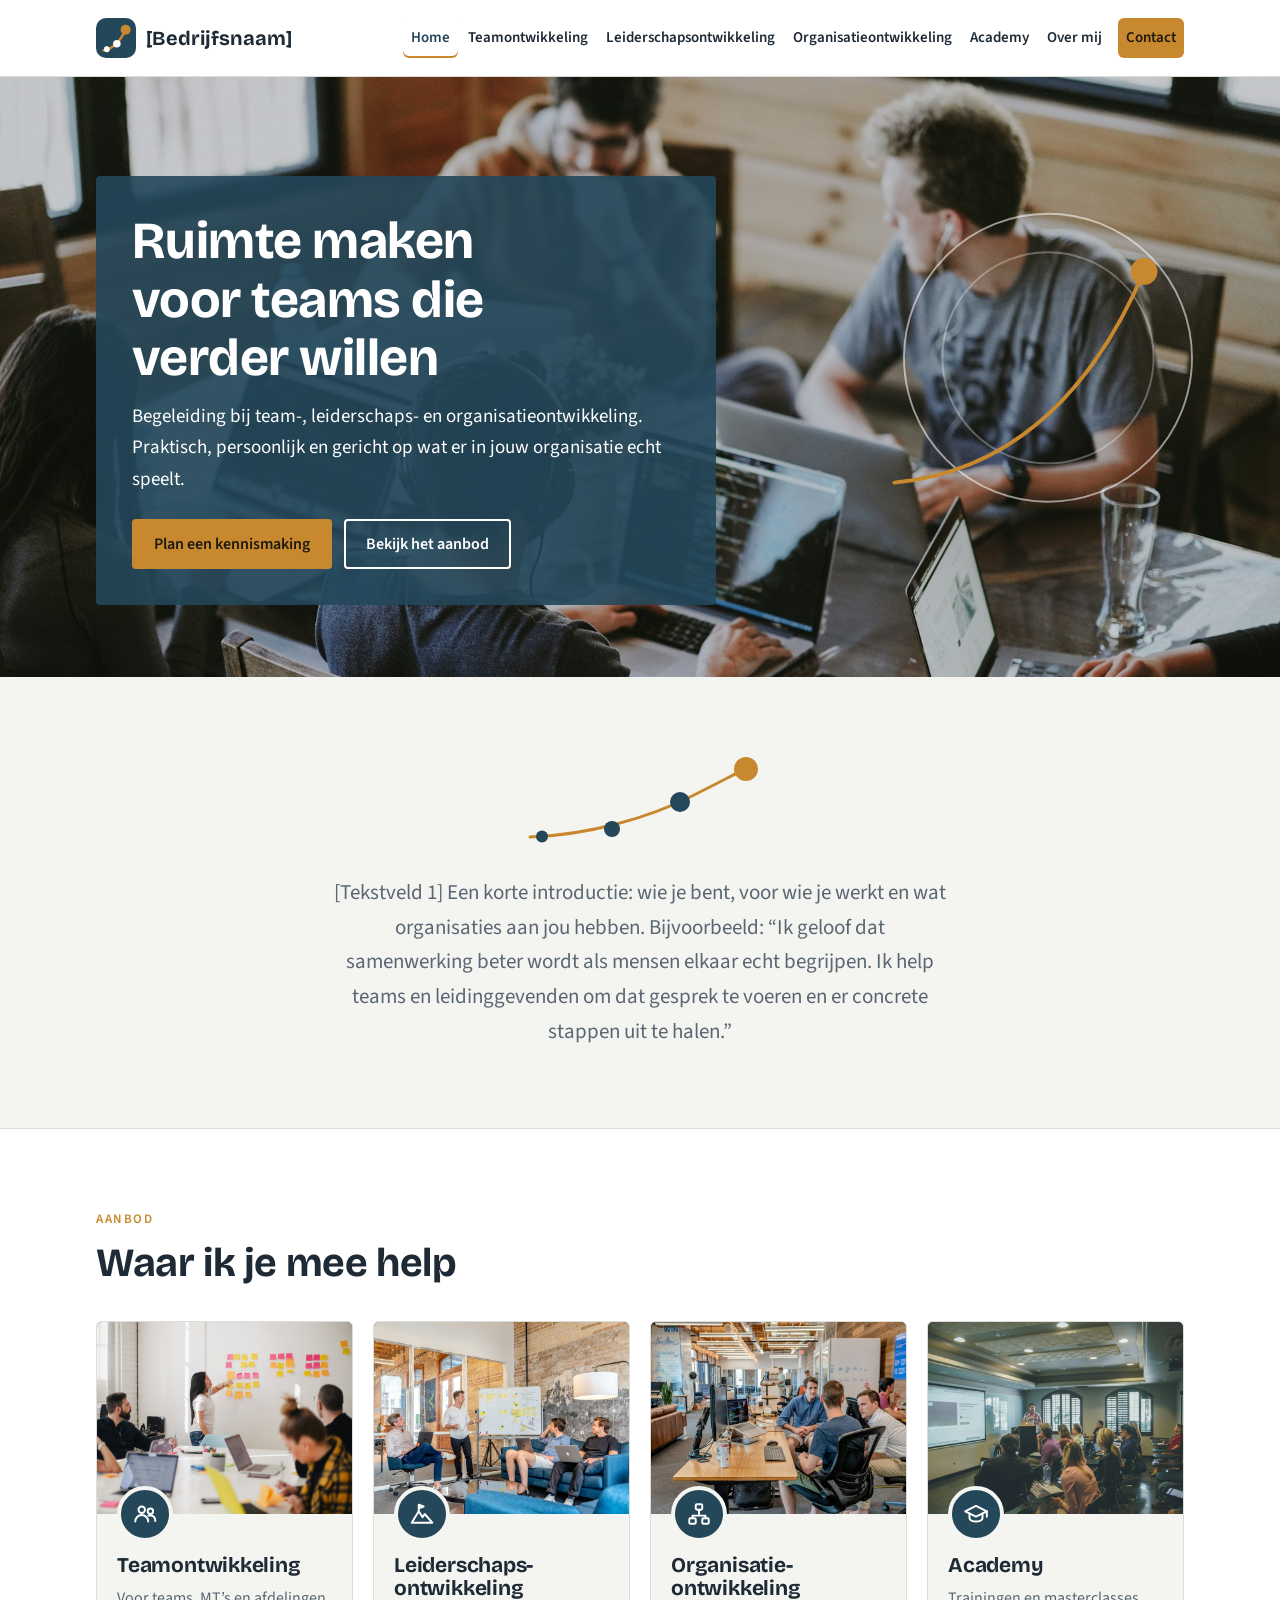
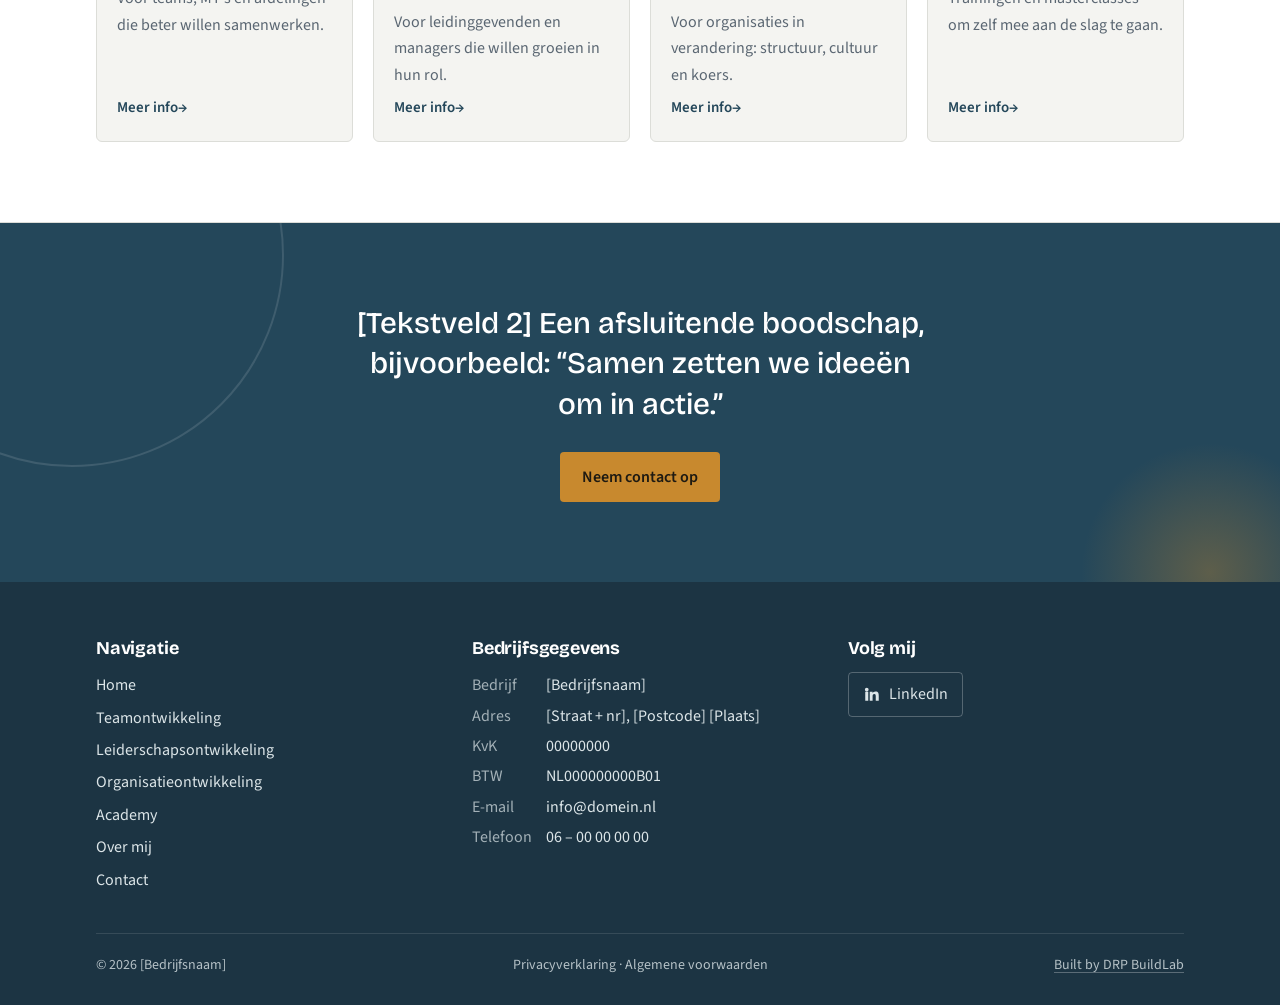
<file: index.html>
<!doctype html>
<html lang="nl">
<head>
<meta charset="utf-8">
<meta name="viewport" content="width=device-width, initial-scale=1">
<title>[Bedrijfsnaam] — Team-, leiderschaps- en organisatieontwikkeling</title>
<meta name="description" content="Begeleiding bij team-, leiderschaps- en organisatieontwikkeling.">
<link rel="preconnect" href="https://fonts.googleapis.com">
<link rel="preconnect" href="https://fonts.gstatic.com" crossorigin>
<link rel="stylesheet" href="https://fonts.googleapis.com/css2?family=Bricolage+Grotesque:opsz,wght@12..96,500;12..96,700&family=Source+Sans+3:wght@400;600&display=swap">
<link rel="stylesheet" href="assets/css/style.css">
<link rel="icon" href="favicon.ico" sizes="any">
<link rel="icon" href="assets/img/favicon.svg" type="image/svg+xml">
<link rel="apple-touch-icon" href="assets/img/apple-touch-icon.png">
<meta name="theme-color" content="#24475A">
<script>document.documentElement.classList.add('js')</script>
</head>
<body>
<header class="site-header">
  <div class="wrap">
    <!-- Logo: beeldmerk (assets/img/logo-mark.svg) + bedrijfsnaam als tekst -->
    <a class="logo" href="index.html"><img src="assets/img/logo-mark.svg" alt="" width="40" height="40"><span>[Bedrijfsnaam]</span></a>
    <button class="menu-btn" type="button" aria-expanded="false" aria-controls="main-nav" aria-label="Menu"><span class="bars" aria-hidden="true"><span></span><span></span><span></span></span></button>
    <nav class="main-nav" id="main-nav" aria-label="Hoofdmenu">
      <ul>
        <li><a href="index.html" aria-current="page">Home</a></li>
        <li><a href="teamontwikkeling.html">Teamontwikkeling</a></li>
        <li><a href="leiderschapsontwikkeling.html">Leiderschapsontwikkeling</a></li>
        <li><a href="organisatieontwikkeling.html">Organisatieontwikkeling</a></li>
        <li><a href="academy.html">Academy</a></li>
        <li><a href="over-mij.html">Over mij</a></li>
        <li><a href="contact.html" class="cta">Contact</a></li>
      </ul>
    </nav>
  </div>
</header>

<main>

  <!-- FOTO met tekstvak -->
  <div class="photo hero">
    <!-- Decoratieve lijnen rechts in de foto -->
    <svg class="hero-deco" viewBox="0 0 400 400" aria-hidden="true">
      <circle cx="200" cy="200" r="150" pathLength="1"/><circle cx="200" cy="200" r="110" pathLength="1"/>
      <path d="M40 330C150 320 240 250 300 110" pathLength="1"/><circle class="dot" cx="300" cy="110" r="14"/>
    </svg>
    <img src="assets/img/home-hero.jpg" alt="[Beschrijving van de foto]">
    <div class="wrap">
      <div class="panel rise">
        <h1>Ruimte maken voor teams die verder willen</h1>
        <p>Begeleiding bij team-, leiderschaps- en organisatieontwikkeling. Praktisch, persoonlijk en gericht op wat er in jouw organisatie echt speelt.</p>
        <div class="actions">
          <a class="btn btn-accent" href="contact.html">Plan een kennismaking</a>
          <a class="btn btn-ghost" href="#aanbod">Bekijk het aanbod</a>
        </div>
      </div>
    </div>
  </div>

  <!-- TEKSTVELD 1 -->
  <section>
    <div class="wrap">
      <div class="textfield center" data-reveal>
        <!-- Illustratie: beeldmerk als lijntekening, tekent zich bij het scrollen -->
        <svg class="motif" viewBox="0 0 240 90" aria-hidden="true">
          <path d="M10 80C70 78 130 60 170 40S220 14 230 10" pathLength="1"/>
          <circle cx="22" cy="79.5" r="6"/><circle cx="92" cy="72" r="8"/><circle cx="160" cy="45" r="10"/><circle class="accent" cx="226" cy="12" r="12"/>
        </svg>
        <p class="lead">[Tekstveld 1] Een korte introductie: wie je bent, voor wie je werkt en wat organisaties aan jou hebben. Bijvoorbeeld: “Ik geloof dat samenwerking beter wordt als mensen elkaar echt begrijpen. Ik help teams en leidinggevenden om dat gesprek te voeren en er concrete stappen uit te halen.”</p>
      </div>
    </div>
  </section>

  <!-- AANBOD: 4 linkknoppen naar de diensten -->
  <section class="aanbod" id="aanbod">
    <div class="wrap">
      <span class="eyebrow">Aanbod</span>
      <h2 data-reveal>Waar ik je mee help</h2>
      <div class="grid4">
      <a class="tile" href="teamontwikkeling.html" data-reveal style="--d:0">
        <div class="photo"><img src="assets/img/teamontwikkeling-tegel.jpg" alt="" loading="lazy"></div>
        <div class="body"><span class="tile-icon"><svg viewBox="0 0 24 24" aria-hidden="true"><circle cx="9" cy="8" r="3"/><circle cx="17" cy="9.5" r="2.5"/><path d="M3 19c0-3.3 2.7-6 6-6s6 2.7 6 6"/><path d="M15.2 13.5c.6-.2 1.2-.2 1.8-.2 2.8 0 4.5 2 4.5 5.2"/></svg></span><h3>Teamontwikkeling</h3><p>Voor teams, MT’s en afdelingen die beter willen samenwerken.</p><span class="more">Meer info</span></div>
      </a>
      <a class="tile" href="leiderschapsontwikkeling.html" data-reveal style="--d:1">
        <div class="photo"><img src="assets/img/leiderschapsontwikkeling-tegel.jpg" alt="" loading="lazy"></div>
        <div class="body"><span class="tile-icon"><svg viewBox="0 0 24 24" aria-hidden="true"><path d="M2.5 20 9 9.5l3.5 5.5 2-3L21.5 20z"/><path d="M9 9.5V3.5l4.5 1.6L9 6.7"/></svg></span><h3>Leiderschaps&shy;ontwikkeling</h3><p>Voor leidinggevenden en managers die willen groeien in hun rol.</p><span class="more">Meer info</span></div>
      </a>
      <a class="tile" href="organisatieontwikkeling.html" data-reveal style="--d:2">
        <div class="photo"><img src="assets/img/organisatieontwikkeling-tegel.jpg" alt="" loading="lazy"></div>
        <div class="body"><span class="tile-icon"><svg viewBox="0 0 24 24" aria-hidden="true"><rect x="9" y="3" width="6" height="5" rx="1.2"/><rect x="3" y="16" width="6" height="5" rx="1.2"/><rect x="15" y="16" width="6" height="5" rx="1.2"/><path d="M12 8v4M6 16v-2.5h12V16"/></svg></span><h3>Organisatie&shy;ontwikkeling</h3><p>Voor organisaties in verandering: structuur, cultuur en koers.</p><span class="more">Meer info</span></div>
      </a>
      <a class="tile" href="academy.html" data-reveal style="--d:3">
        <div class="photo"><img src="assets/img/academy-tegel.jpg" alt="" loading="lazy"></div>
        <div class="body"><span class="tile-icon"><svg viewBox="0 0 24 24" aria-hidden="true"><path d="M2 9.5 12 4.5l10 5-10 5z"/><path d="M6 11.5v4.5c0 1.5 2.7 3 6 3s6-1.5 6-3v-4.5M22 9.5v5"/></svg></span><h3>Academy</h3><p>Trainingen en masterclasses om zelf mee aan de slag te gaan.</p><span class="more">Meer info</span></div>
      </a>
      </div>
    </div>
  </section>

  <!-- TEKSTVELD 2 -->
  <section class="band">
    <div class="wrap" data-reveal>
      <p>[Tekstveld 2] Een afsluitende boodschap, bijvoorbeeld: “Samen zetten we ideeën om in actie.”</p>
      <div class="actions"><a class="btn btn-accent" href="contact.html">Neem contact op</a></div>
    </div>
  </section>
</main>

<footer class="site-footer">
  <div class="wrap">
    <div class="fcols">
      <div>
        <h3>Navigatie</h3>
        <ul>
          <li><a href="index.html">Home</a></li>
          <li><a href="teamontwikkeling.html">Teamontwikkeling</a></li>
          <li><a href="leiderschapsontwikkeling.html">Leiderschapsontwikkeling</a></li>
          <li><a href="organisatieontwikkeling.html">Organisatieontwikkeling</a></li>
          <li><a href="academy.html">Academy</a></li>
          <li><a href="over-mij.html">Over mij</a></li>
          <li><a href="contact.html">Contact</a></li>
        </ul>
      </div>
      <div>
        <h3>Bedrijfsgegevens</h3>
        <div class="kv">
          <span>Bedrijf</span><span>[Bedrijfsnaam]</span>
          <span>Adres</span><span>[Straat + nr], [Postcode] [Plaats]</span>
          <span>KvK</span><span>00000000</span>
          <span>BTW</span><span>NL000000000B01</span>
          <span>E-mail</span><span><a href="mailto:info@domein.nl">info@domein.nl</a></span>
          <span>Telefoon</span><span><a href="tel:+31600000000">06 – 00 00 00 00</a></span>
        </div>
      </div>
      <div>
        <h3>Volg mij</h3>
        <a class="li" href="https://www.linkedin.com/" target="_blank" rel="noopener">
          <svg width="18" height="18" viewBox="0 0 24 24" fill="currentColor" aria-hidden="true"><path d="M4.98 3.5a2.5 2.5 0 1 1 0 5 2.5 2.5 0 0 1 0-5zM3 9h4v12H3zM9 9h3.8v1.7h.05c.53-1 1.84-2.05 3.8-2.05C20.6 8.65 21 11.2 21 14.5V21h-4v-5.8c0-1.4-.03-3.2-1.95-3.2-1.95 0-2.25 1.5-2.25 3.1V21H9z"/></svg>
          LinkedIn
        </a>
      </div>
    </div>
    <div class="legal">
      <span>© <span id="yr">2026</span> [Bedrijfsnaam]</span>
      <span>Privacyverklaring · Algemene voorwaarden</span>
      <a class="credit" href="https://drpbuildlab.com" target="_blank" rel="noopener">Built by DRP BuildLab</a>
    </div>
  </div>
</footer>
<script src="assets/js/main.js"></script>
</body>
</html>
</file>
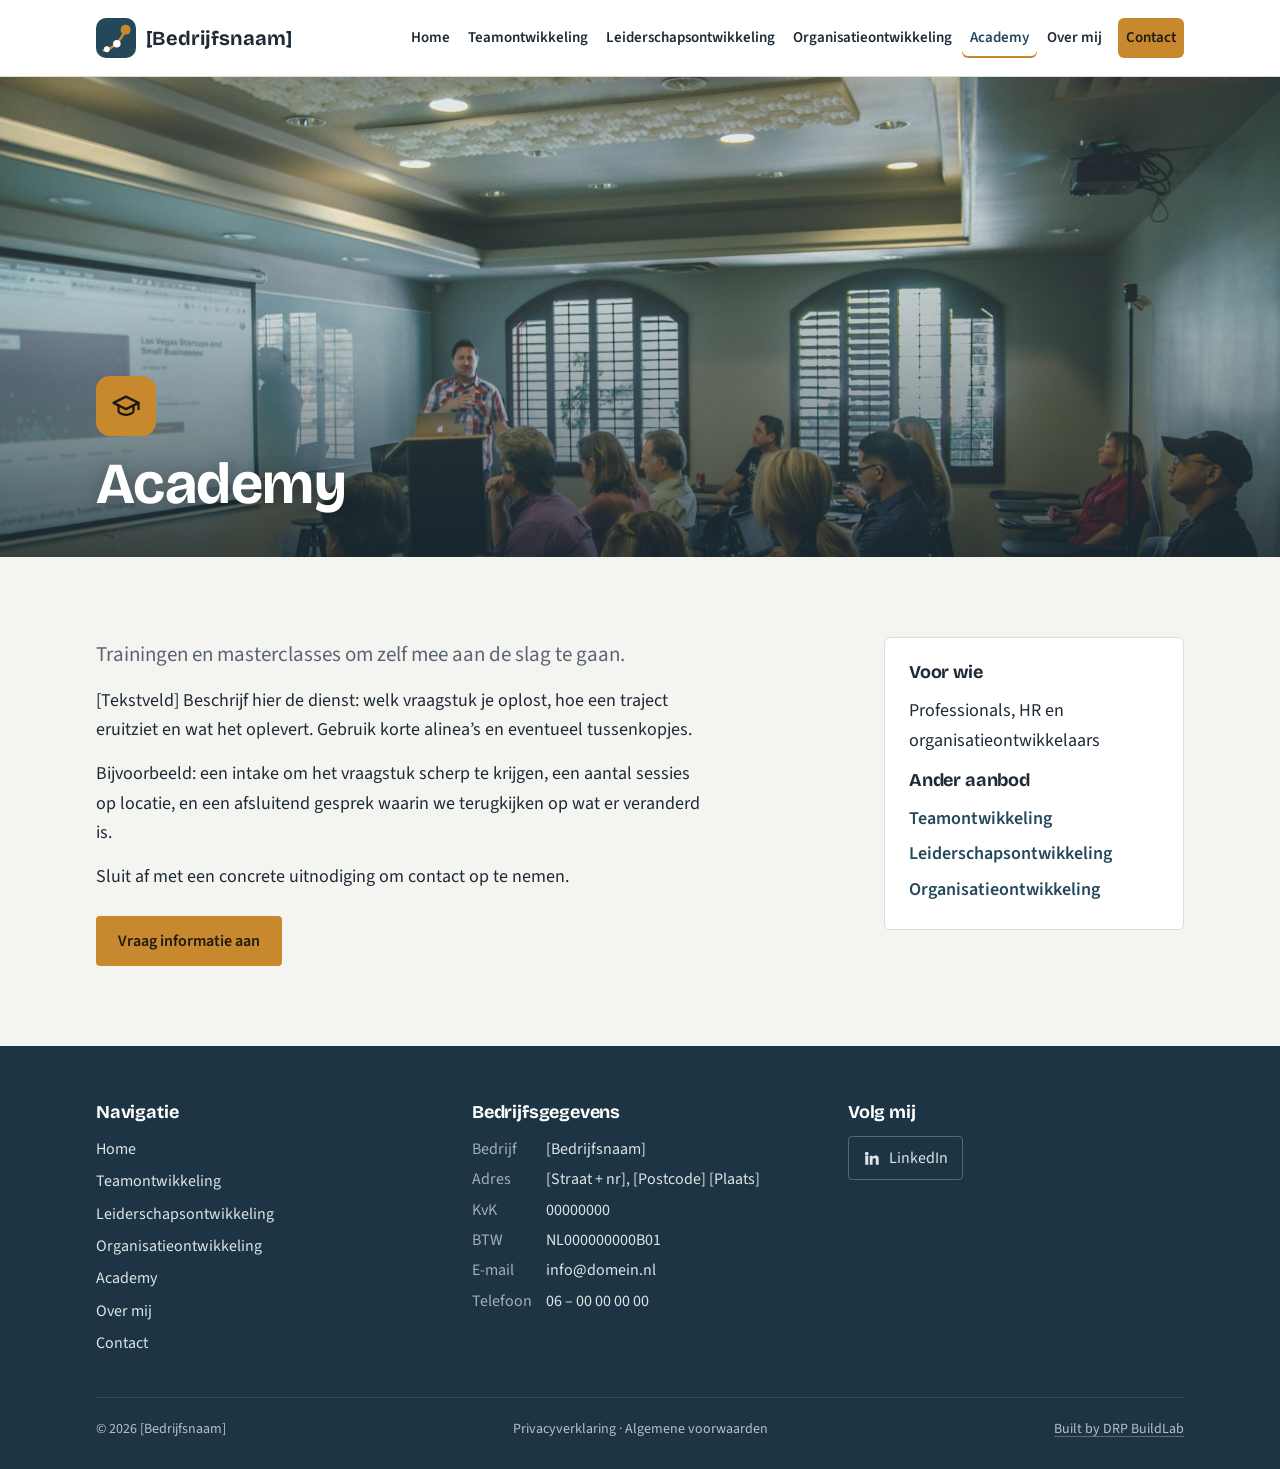
<file: academy.html>
<!doctype html>
<html lang="nl">
<head>
<meta charset="utf-8">
<meta name="viewport" content="width=device-width, initial-scale=1">
<title>Academy — [Bedrijfsnaam]</title>
<meta name="description" content="Trainingen en masterclasses om zelf mee aan de slag te gaan.">
<link rel="preconnect" href="https://fonts.googleapis.com">
<link rel="preconnect" href="https://fonts.gstatic.com" crossorigin>
<link rel="stylesheet" href="https://fonts.googleapis.com/css2?family=Bricolage+Grotesque:opsz,wght@12..96,500;12..96,700&family=Source+Sans+3:wght@400;600&display=swap">
<link rel="stylesheet" href="assets/css/style.css">
<link rel="icon" href="favicon.ico" sizes="any">
<link rel="icon" href="assets/img/favicon.svg" type="image/svg+xml">
<link rel="apple-touch-icon" href="assets/img/apple-touch-icon.png">
<meta name="theme-color" content="#24475A">
<script>document.documentElement.classList.add('js')</script>
</head>
<body>
<header class="site-header">
  <div class="wrap">
    <!-- Logo: beeldmerk (assets/img/logo-mark.svg) + bedrijfsnaam als tekst -->
    <a class="logo" href="index.html"><img src="assets/img/logo-mark.svg" alt="" width="40" height="40"><span>[Bedrijfsnaam]</span></a>
    <button class="menu-btn" type="button" aria-expanded="false" aria-controls="main-nav" aria-label="Menu"><span class="bars" aria-hidden="true"><span></span><span></span><span></span></span></button>
    <nav class="main-nav" id="main-nav" aria-label="Hoofdmenu">
      <ul>
        <li><a href="index.html">Home</a></li>
        <li><a href="teamontwikkeling.html">Teamontwikkeling</a></li>
        <li><a href="leiderschapsontwikkeling.html">Leiderschapsontwikkeling</a></li>
        <li><a href="organisatieontwikkeling.html">Organisatieontwikkeling</a></li>
        <li><a href="academy.html" aria-current="page">Academy</a></li>
        <li><a href="over-mij.html">Over mij</a></li>
        <li><a href="contact.html" class="cta">Contact</a></li>
      </ul>
    </nav>
  </div>
</header>

<main>

  <!-- FOTO -->
  <div class="photo svc-hero">
    <img src="assets/img/academy.jpg" alt="[Beschrijving van de foto]">
    <div class="wrap rise"><span class="svc-icon"><svg viewBox="0 0 24 24" aria-hidden="true"><path d="M2 9.5 12 4.5l10 5-10 5z"/><path d="M6 11.5v4.5c0 1.5 2.7 3 6 3s6-1.5 6-3v-4.5M22 9.5v5"/></svg></span><h1>Academy</h1></div>
  </div>

  <!-- TEKSTVELD -->
  <section>
    <div class="wrap svc-body">
      <div class="textfield" data-reveal>
        <p class="lead">Trainingen en masterclasses om zelf mee aan de slag te gaan.</p>
        <p>[Tekstveld] Beschrijf hier de dienst: welk vraagstuk je oplost, hoe een traject eruitziet en wat het oplevert. Gebruik korte alinea’s en eventueel tussenkopjes.</p>
        <p>Bijvoorbeeld: een intake om het vraagstuk scherp te krijgen, een aantal sessies op locatie, en een afsluitend gesprek waarin we terugkijken op wat er veranderd is.</p>
        <p>Sluit af met een concrete uitnodiging om contact op te nemen.</p>
        <div class="actions"><a class="btn btn-accent" href="contact.html">Vraag informatie aan</a></div>
      </div>
      <aside class="side" data-reveal style="--d:1">
        <h3>Voor wie</h3>
        <p>Professionals, HR en organisatieontwikkelaars</p>
        <h3>Ander aanbod</h3>
        <ul>
          <li><a href="teamontwikkeling.html">Teamontwikkeling</a></li>
          <li><a href="leiderschapsontwikkeling.html">Leiderschapsontwikkeling</a></li>
          <li><a href="organisatieontwikkeling.html">Organisatieontwikkeling</a></li>
        </ul>
      </aside>
    </div>
  </section>
</main>

<footer class="site-footer">
  <div class="wrap">
    <div class="fcols">
      <div>
        <h3>Navigatie</h3>
        <ul>
          <li><a href="index.html">Home</a></li>
          <li><a href="teamontwikkeling.html">Teamontwikkeling</a></li>
          <li><a href="leiderschapsontwikkeling.html">Leiderschapsontwikkeling</a></li>
          <li><a href="organisatieontwikkeling.html">Organisatieontwikkeling</a></li>
          <li><a href="academy.html">Academy</a></li>
          <li><a href="over-mij.html">Over mij</a></li>
          <li><a href="contact.html">Contact</a></li>
        </ul>
      </div>
      <div>
        <h3>Bedrijfsgegevens</h3>
        <div class="kv">
          <span>Bedrijf</span><span>[Bedrijfsnaam]</span>
          <span>Adres</span><span>[Straat + nr], [Postcode] [Plaats]</span>
          <span>KvK</span><span>00000000</span>
          <span>BTW</span><span>NL000000000B01</span>
          <span>E-mail</span><span><a href="mailto:info@domein.nl">info@domein.nl</a></span>
          <span>Telefoon</span><span><a href="tel:+31600000000">06 – 00 00 00 00</a></span>
        </div>
      </div>
      <div>
        <h3>Volg mij</h3>
        <a class="li" href="https://www.linkedin.com/" target="_blank" rel="noopener">
          <svg width="18" height="18" viewBox="0 0 24 24" fill="currentColor" aria-hidden="true"><path d="M4.98 3.5a2.5 2.5 0 1 1 0 5 2.5 2.5 0 0 1 0-5zM3 9h4v12H3zM9 9h3.8v1.7h.05c.53-1 1.84-2.05 3.8-2.05C20.6 8.65 21 11.2 21 14.5V21h-4v-5.8c0-1.4-.03-3.2-1.95-3.2-1.95 0-2.25 1.5-2.25 3.1V21H9z"/></svg>
          LinkedIn
        </a>
      </div>
    </div>
    <div class="legal">
      <span>© <span id="yr">2026</span> [Bedrijfsnaam]</span>
      <span>Privacyverklaring · Algemene voorwaarden</span>
      <a class="credit" href="https://drpbuildlab.com" target="_blank" rel="noopener">Built by DRP BuildLab</a>
    </div>
  </div>
</footer>
<script src="assets/js/main.js"></script>
</body>
</html>
</file>
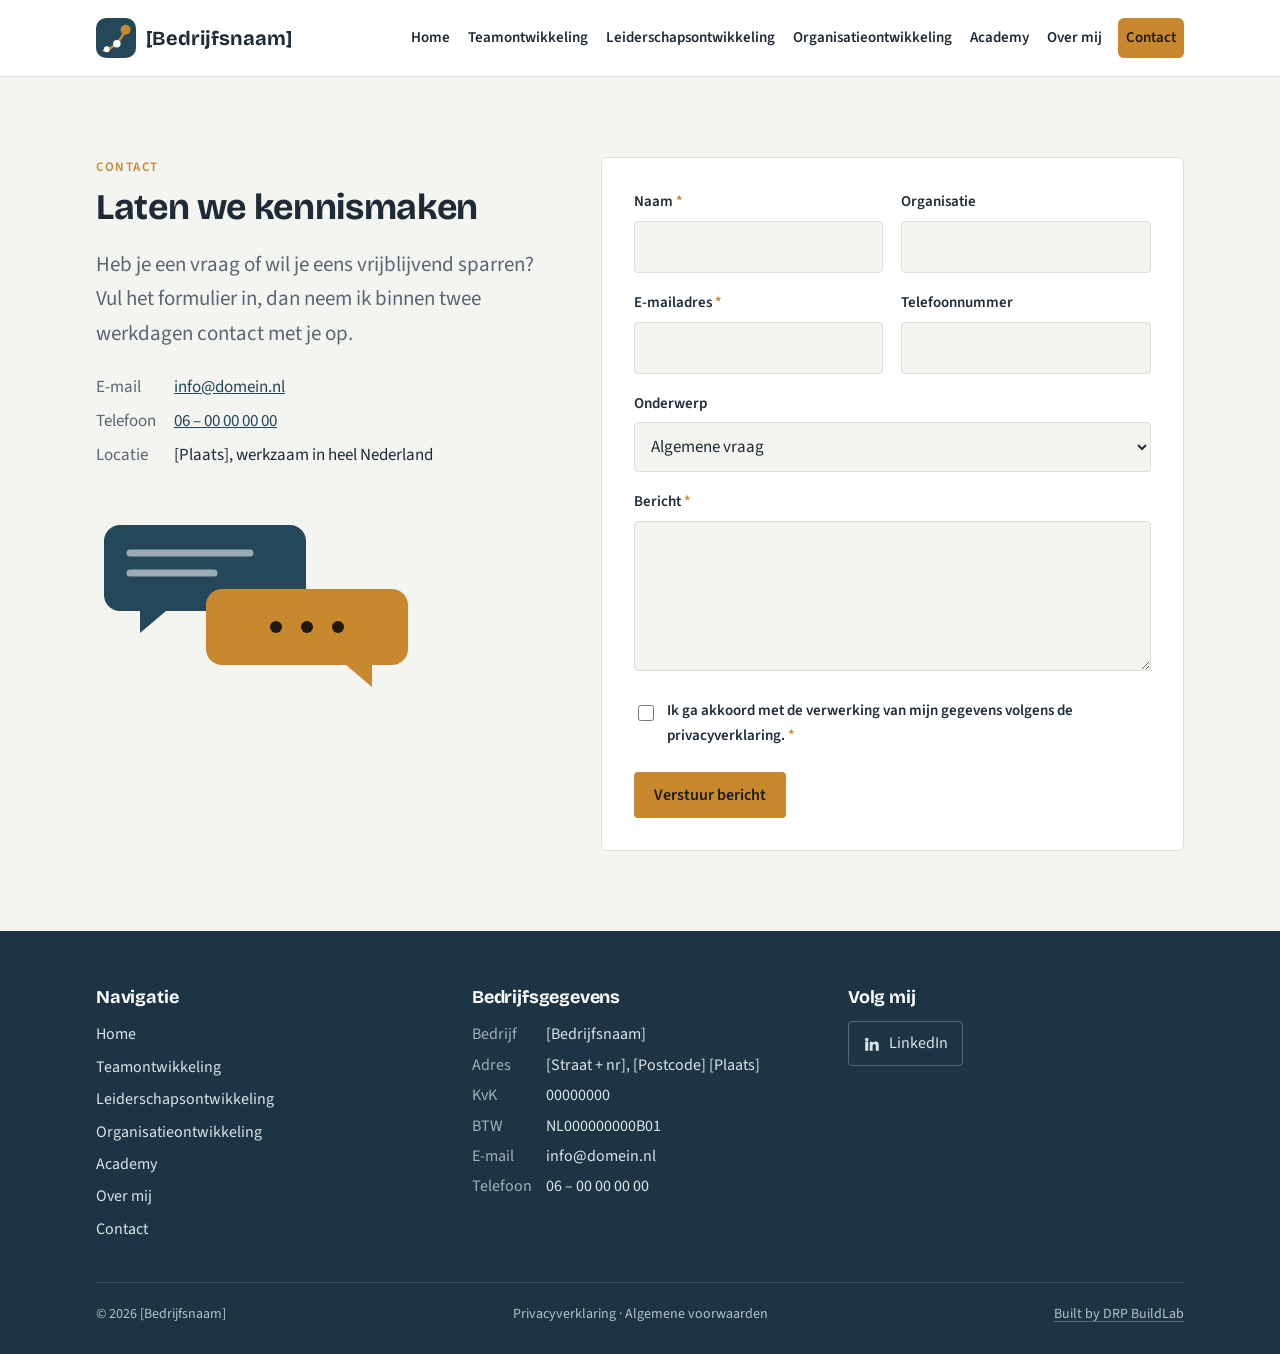
<file: contact.html>
<!doctype html>
<html lang="nl">
<head>
<meta charset="utf-8">
<meta name="viewport" content="width=device-width, initial-scale=1">
<title>Contact — [Bedrijfsnaam]</title>
<meta name="description" content="Neem contact op met [Bedrijfsnaam].">
<link rel="preconnect" href="https://fonts.googleapis.com">
<link rel="preconnect" href="https://fonts.gstatic.com" crossorigin>
<link rel="stylesheet" href="https://fonts.googleapis.com/css2?family=Bricolage+Grotesque:opsz,wght@12..96,500;12..96,700&family=Source+Sans+3:wght@400;600&display=swap">
<link rel="stylesheet" href="assets/css/style.css">
<link rel="icon" href="favicon.ico" sizes="any">
<link rel="icon" href="assets/img/favicon.svg" type="image/svg+xml">
<link rel="apple-touch-icon" href="assets/img/apple-touch-icon.png">
<meta name="theme-color" content="#24475A">
<script>document.documentElement.classList.add('js')</script>
</head>
<body>
<header class="site-header">
  <div class="wrap">
    <!-- Logo: beeldmerk (assets/img/logo-mark.svg) + bedrijfsnaam als tekst -->
    <a class="logo" href="index.html"><img src="assets/img/logo-mark.svg" alt="" width="40" height="40"><span>[Bedrijfsnaam]</span></a>
    <button class="menu-btn" type="button" aria-expanded="false" aria-controls="main-nav" aria-label="Menu"><span class="bars" aria-hidden="true"><span></span><span></span><span></span></span></button>
    <nav class="main-nav" id="main-nav" aria-label="Hoofdmenu">
      <ul>
        <li><a href="index.html">Home</a></li>
        <li><a href="teamontwikkeling.html">Teamontwikkeling</a></li>
        <li><a href="leiderschapsontwikkeling.html">Leiderschapsontwikkeling</a></li>
        <li><a href="organisatieontwikkeling.html">Organisatieontwikkeling</a></li>
        <li><a href="academy.html">Academy</a></li>
        <li><a href="over-mij.html">Over mij</a></li>
        <li><a href="contact.html" class="cta" aria-current="page">Contact</a></li>
      </ul>
    </nav>
  </div>
</header>

<main>

  <section>
    <div class="wrap contact">
      <div class="textfield" data-reveal>
        <span class="eyebrow">Contact</span>
        <h2>Laten we kennismaken</h2>
        <p class="lead">Heb je een vraag of wil je eens vrijblijvend sparren? Vul het formulier in, dan neem ik binnen twee werkdagen contact met je op.</p>
        <dl class="details">
          <dt>E-mail</dt><dd><a href="mailto:info@domein.nl">info@domein.nl</a></dd>
          <dt>Telefoon</dt><dd><a href="tel:+31600000000">06 – 00 00 00 00</a></dd>
          <dt>Locatie</dt><dd>[Plaats], werkzaam in heel Nederland</dd>
        </dl>
        <!-- Illustratie: twee tekstballonnen -->
        <svg class="chat-illu" viewBox="0 0 320 190" aria-hidden="true">
          <path class="b1" d="M24 20h170a16 16 0 0 1 16 16v54a16 16 0 0 1-16 16H70l-26 22v-22H24A16 16 0 0 1 8 90V36a16 16 0 0 1 16-16z"/>
          <path class="b2" d="M126 84h170a16 16 0 0 1 16 16v44a16 16 0 0 1-16 16h-20v22l-26-22H126a16 16 0 0 1-16-16v-44a16 16 0 0 1 16-16z"/>
          <circle class="t" cx="180" cy="122" r="6"/><circle class="t" cx="211" cy="122" r="6"/><circle class="t" cx="242" cy="122" r="6"/>
          <path class="l" d="M34 48h120M34 68h84"/>
        </svg>
      </div>

      <!-- CONTACTFORMULIER
           Vul bij action="" het verzendadres in (zie README.txt), bijv. van Formspree:
           action="https://formspree.io/f/JOUWCODE" -->
      <div class="form-card" data-reveal style="--d:1">
        <form class="contact-form" id="contact-form" action="" method="post" novalidate>
          <div class="row2">
            <div class="field"><label for="naam">Naam <span class="req">*</span></label>
              <input id="naam" name="naam" type="text" autocomplete="name" required></div>
            <div class="field"><label for="organisatie">Organisatie</label>
              <input id="organisatie" name="organisatie" type="text" autocomplete="organization"></div>
          </div>
          <div class="row2">
            <div class="field"><label for="email">E-mailadres <span class="req">*</span></label>
              <input id="email" name="email" type="email" autocomplete="email" required></div>
            <div class="field"><label for="telefoon">Telefoonnummer</label>
              <input id="telefoon" name="telefoon" type="tel" autocomplete="tel"></div>
          </div>
          <div class="field"><label for="onderwerp">Onderwerp</label>
            <select id="onderwerp" name="onderwerp">
              <option>Algemene vraag</option><option>Teamontwikkeling</option><option>Leiderschapsontwikkeling</option><option>Organisatieontwikkeling</option><option>Academy</option>
            </select></div>
          <div class="field"><label for="bericht">Bericht <span class="req">*</span></label>
            <textarea id="bericht" name="bericht" required></textarea></div>
          <div class="field consent"><label for="akkoord">
            <input id="akkoord" name="akkoord" type="checkbox" value="ja" required>
            <span>Ik ga akkoord met de verwerking van mijn gegevens volgens de privacyverklaring. <span class="req">*</span></span></label></div>
          <!-- Spamval: onzichtbaar veld, moet leeg blijven -->
          <input class="hp" type="text" name="_gotcha" tabindex="-1" autocomplete="off" aria-hidden="true">
          <button type="submit" class="btn btn-accent">Verstuur bericht</button>
          <div class="form-status" id="form-status" role="status" hidden></div>
        </form>
      </div>
    </div>
  </section>
</main>

<footer class="site-footer">
  <div class="wrap">
    <div class="fcols">
      <div>
        <h3>Navigatie</h3>
        <ul>
          <li><a href="index.html">Home</a></li>
          <li><a href="teamontwikkeling.html">Teamontwikkeling</a></li>
          <li><a href="leiderschapsontwikkeling.html">Leiderschapsontwikkeling</a></li>
          <li><a href="organisatieontwikkeling.html">Organisatieontwikkeling</a></li>
          <li><a href="academy.html">Academy</a></li>
          <li><a href="over-mij.html">Over mij</a></li>
          <li><a href="contact.html">Contact</a></li>
        </ul>
      </div>
      <div>
        <h3>Bedrijfsgegevens</h3>
        <div class="kv">
          <span>Bedrijf</span><span>[Bedrijfsnaam]</span>
          <span>Adres</span><span>[Straat + nr], [Postcode] [Plaats]</span>
          <span>KvK</span><span>00000000</span>
          <span>BTW</span><span>NL000000000B01</span>
          <span>E-mail</span><span><a href="mailto:info@domein.nl">info@domein.nl</a></span>
          <span>Telefoon</span><span><a href="tel:+31600000000">06 – 00 00 00 00</a></span>
        </div>
      </div>
      <div>
        <h3>Volg mij</h3>
        <a class="li" href="https://www.linkedin.com/" target="_blank" rel="noopener">
          <svg width="18" height="18" viewBox="0 0 24 24" fill="currentColor" aria-hidden="true"><path d="M4.98 3.5a2.5 2.5 0 1 1 0 5 2.5 2.5 0 0 1 0-5zM3 9h4v12H3zM9 9h3.8v1.7h.05c.53-1 1.84-2.05 3.8-2.05C20.6 8.65 21 11.2 21 14.5V21h-4v-5.8c0-1.4-.03-3.2-1.95-3.2-1.95 0-2.25 1.5-2.25 3.1V21H9z"/></svg>
          LinkedIn
        </a>
      </div>
    </div>
    <div class="legal">
      <span>© <span id="yr">2026</span> [Bedrijfsnaam]</span>
      <span>Privacyverklaring · Algemene voorwaarden</span>
      <a class="credit" href="https://drpbuildlab.com" target="_blank" rel="noopener">Built by DRP BuildLab</a>
    </div>
  </div>
</footer>
<script src="assets/js/main.js"></script>
</body>
</html>
</file>
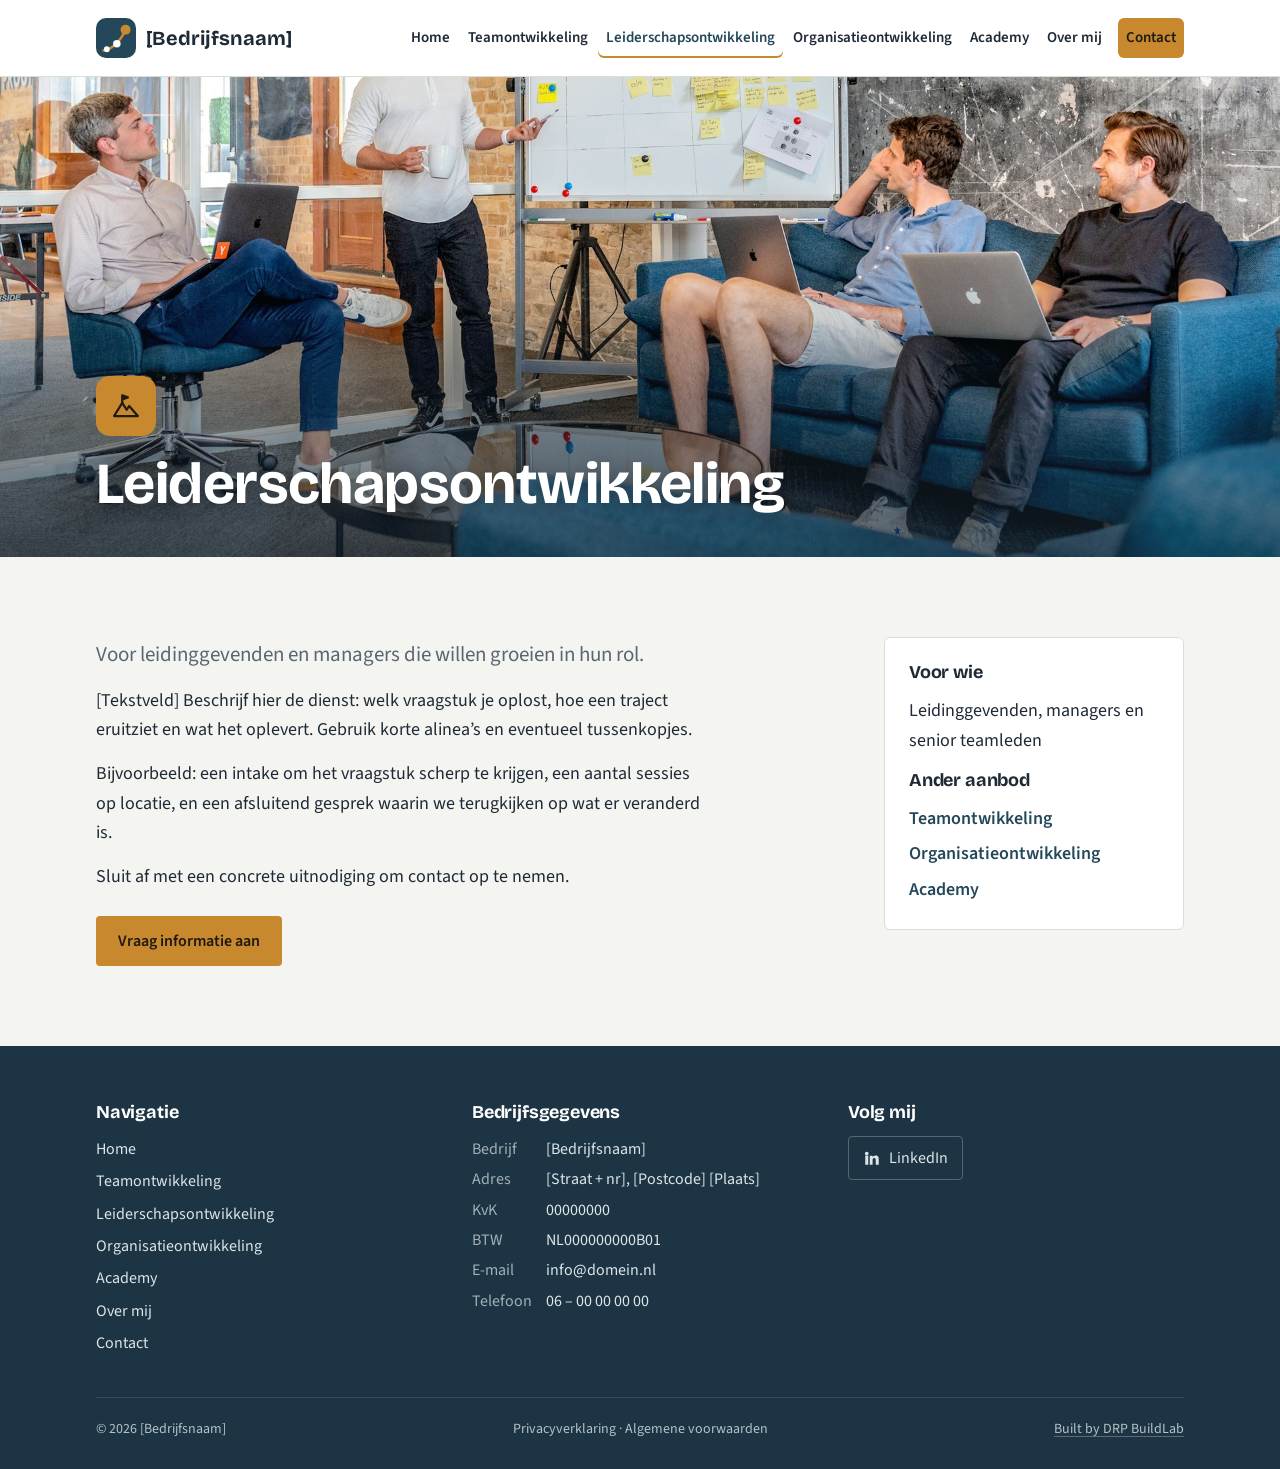
<file: leiderschapsontwikkeling.html>
<!doctype html>
<html lang="nl">
<head>
<meta charset="utf-8">
<meta name="viewport" content="width=device-width, initial-scale=1">
<title>Leiderschapsontwikkeling — [Bedrijfsnaam]</title>
<meta name="description" content="Voor leidinggevenden en managers die willen groeien in hun rol.">
<link rel="preconnect" href="https://fonts.googleapis.com">
<link rel="preconnect" href="https://fonts.gstatic.com" crossorigin>
<link rel="stylesheet" href="https://fonts.googleapis.com/css2?family=Bricolage+Grotesque:opsz,wght@12..96,500;12..96,700&family=Source+Sans+3:wght@400;600&display=swap">
<link rel="stylesheet" href="assets/css/style.css">
<link rel="icon" href="favicon.ico" sizes="any">
<link rel="icon" href="assets/img/favicon.svg" type="image/svg+xml">
<link rel="apple-touch-icon" href="assets/img/apple-touch-icon.png">
<meta name="theme-color" content="#24475A">
<script>document.documentElement.classList.add('js')</script>
</head>
<body>
<header class="site-header">
  <div class="wrap">
    <!-- Logo: beeldmerk (assets/img/logo-mark.svg) + bedrijfsnaam als tekst -->
    <a class="logo" href="index.html"><img src="assets/img/logo-mark.svg" alt="" width="40" height="40"><span>[Bedrijfsnaam]</span></a>
    <button class="menu-btn" type="button" aria-expanded="false" aria-controls="main-nav" aria-label="Menu"><span class="bars" aria-hidden="true"><span></span><span></span><span></span></span></button>
    <nav class="main-nav" id="main-nav" aria-label="Hoofdmenu">
      <ul>
        <li><a href="index.html">Home</a></li>
        <li><a href="teamontwikkeling.html">Teamontwikkeling</a></li>
        <li><a href="leiderschapsontwikkeling.html" aria-current="page">Leiderschapsontwikkeling</a></li>
        <li><a href="organisatieontwikkeling.html">Organisatieontwikkeling</a></li>
        <li><a href="academy.html">Academy</a></li>
        <li><a href="over-mij.html">Over mij</a></li>
        <li><a href="contact.html" class="cta">Contact</a></li>
      </ul>
    </nav>
  </div>
</header>

<main>

  <!-- FOTO -->
  <div class="photo svc-hero">
    <img src="assets/img/leiderschapsontwikkeling.jpg" alt="[Beschrijving van de foto]">
    <div class="wrap rise"><span class="svc-icon"><svg viewBox="0 0 24 24" aria-hidden="true"><path d="M2.5 20 9 9.5l3.5 5.5 2-3L21.5 20z"/><path d="M9 9.5V3.5l4.5 1.6L9 6.7"/></svg></span><h1>Leiderschaps&shy;ontwikkeling</h1></div>
  </div>

  <!-- TEKSTVELD -->
  <section>
    <div class="wrap svc-body">
      <div class="textfield" data-reveal>
        <p class="lead">Voor leidinggevenden en managers die willen groeien in hun rol.</p>
        <p>[Tekstveld] Beschrijf hier de dienst: welk vraagstuk je oplost, hoe een traject eruitziet en wat het oplevert. Gebruik korte alinea’s en eventueel tussenkopjes.</p>
        <p>Bijvoorbeeld: een intake om het vraagstuk scherp te krijgen, een aantal sessies op locatie, en een afsluitend gesprek waarin we terugkijken op wat er veranderd is.</p>
        <p>Sluit af met een concrete uitnodiging om contact op te nemen.</p>
        <div class="actions"><a class="btn btn-accent" href="contact.html">Vraag informatie aan</a></div>
      </div>
      <aside class="side" data-reveal style="--d:1">
        <h3>Voor wie</h3>
        <p>Leidinggevenden, managers en senior teamleden</p>
        <h3>Ander aanbod</h3>
        <ul>
          <li><a href="teamontwikkeling.html">Teamontwikkeling</a></li>
          <li><a href="organisatieontwikkeling.html">Organisatieontwikkeling</a></li>
          <li><a href="academy.html">Academy</a></li>
        </ul>
      </aside>
    </div>
  </section>
</main>

<footer class="site-footer">
  <div class="wrap">
    <div class="fcols">
      <div>
        <h3>Navigatie</h3>
        <ul>
          <li><a href="index.html">Home</a></li>
          <li><a href="teamontwikkeling.html">Teamontwikkeling</a></li>
          <li><a href="leiderschapsontwikkeling.html">Leiderschapsontwikkeling</a></li>
          <li><a href="organisatieontwikkeling.html">Organisatieontwikkeling</a></li>
          <li><a href="academy.html">Academy</a></li>
          <li><a href="over-mij.html">Over mij</a></li>
          <li><a href="contact.html">Contact</a></li>
        </ul>
      </div>
      <div>
        <h3>Bedrijfsgegevens</h3>
        <div class="kv">
          <span>Bedrijf</span><span>[Bedrijfsnaam]</span>
          <span>Adres</span><span>[Straat + nr], [Postcode] [Plaats]</span>
          <span>KvK</span><span>00000000</span>
          <span>BTW</span><span>NL000000000B01</span>
          <span>E-mail</span><span><a href="mailto:info@domein.nl">info@domein.nl</a></span>
          <span>Telefoon</span><span><a href="tel:+31600000000">06 – 00 00 00 00</a></span>
        </div>
      </div>
      <div>
        <h3>Volg mij</h3>
        <a class="li" href="https://www.linkedin.com/" target="_blank" rel="noopener">
          <svg width="18" height="18" viewBox="0 0 24 24" fill="currentColor" aria-hidden="true"><path d="M4.98 3.5a2.5 2.5 0 1 1 0 5 2.5 2.5 0 0 1 0-5zM3 9h4v12H3zM9 9h3.8v1.7h.05c.53-1 1.84-2.05 3.8-2.05C20.6 8.65 21 11.2 21 14.5V21h-4v-5.8c0-1.4-.03-3.2-1.95-3.2-1.95 0-2.25 1.5-2.25 3.1V21H9z"/></svg>
          LinkedIn
        </a>
      </div>
    </div>
    <div class="legal">
      <span>© <span id="yr">2026</span> [Bedrijfsnaam]</span>
      <span>Privacyverklaring · Algemene voorwaarden</span>
      <a class="credit" href="https://drpbuildlab.com" target="_blank" rel="noopener">Built by DRP BuildLab</a>
    </div>
  </div>
</footer>
<script src="assets/js/main.js"></script>
</body>
</html>
</file>
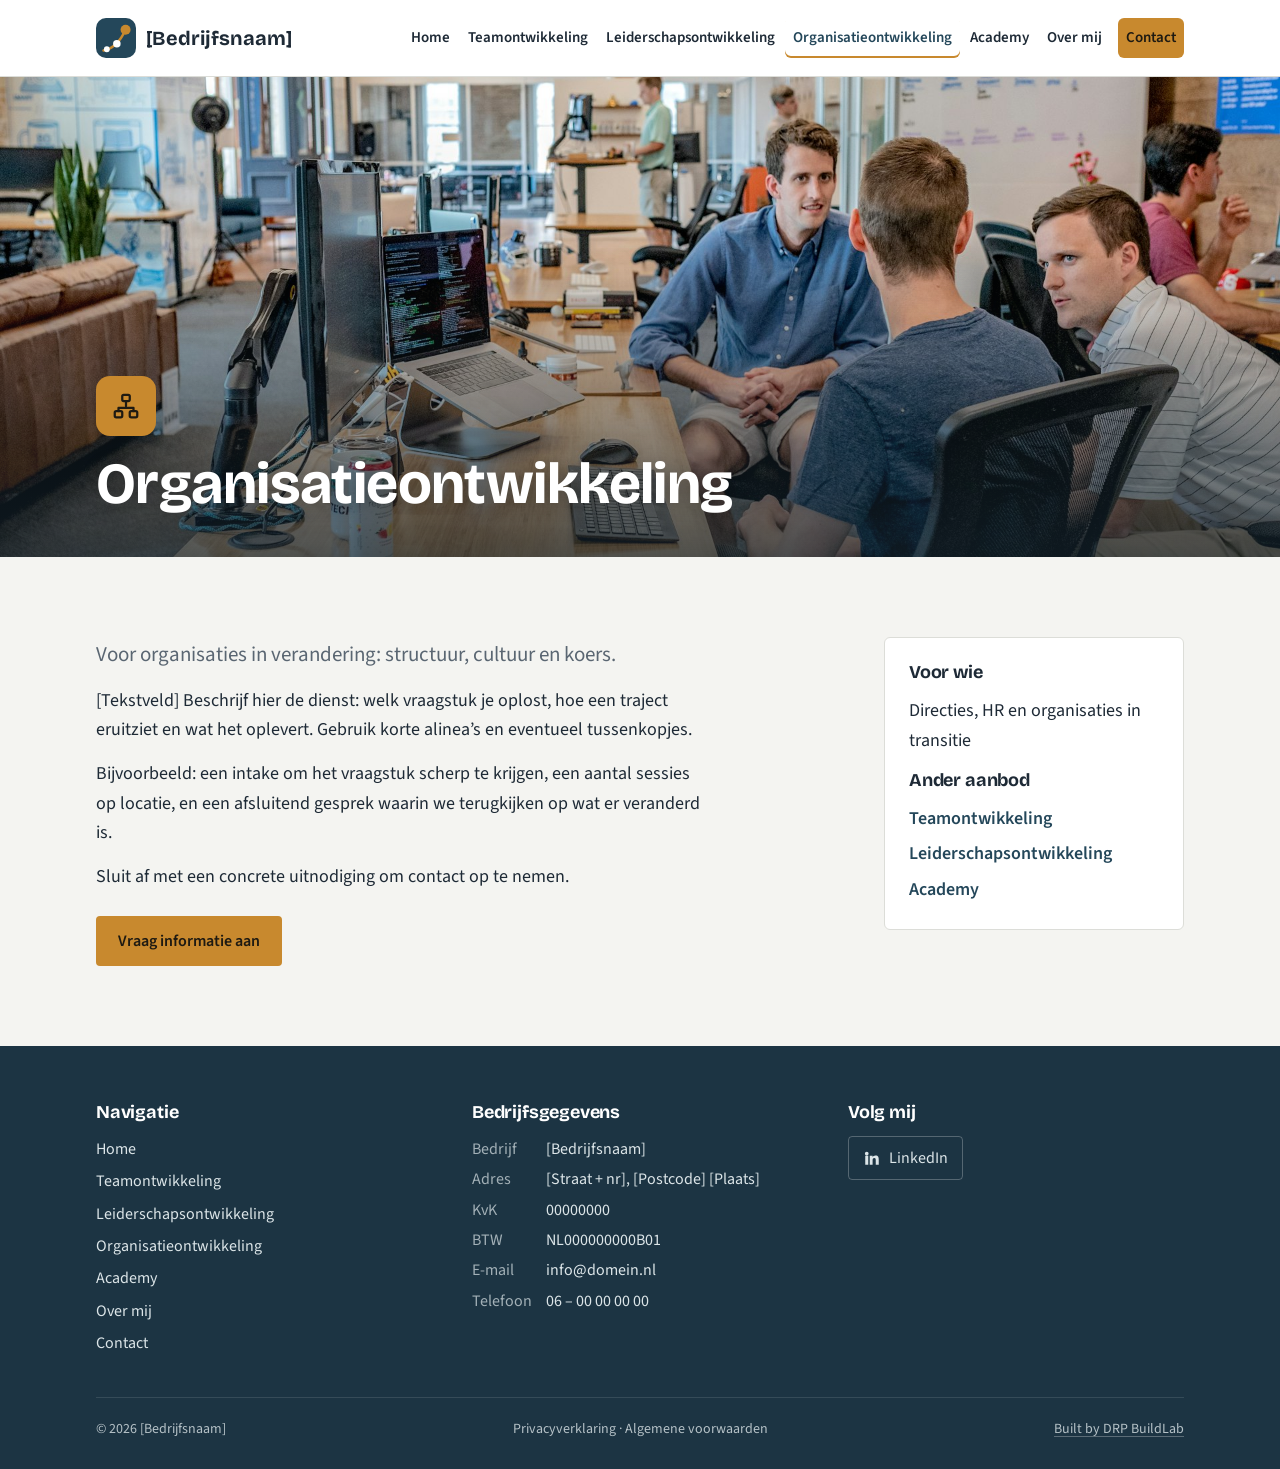
<file: organisatieontwikkeling.html>
<!doctype html>
<html lang="nl">
<head>
<meta charset="utf-8">
<meta name="viewport" content="width=device-width, initial-scale=1">
<title>Organisatieontwikkeling — [Bedrijfsnaam]</title>
<meta name="description" content="Voor organisaties in verandering: structuur, cultuur en koers.">
<link rel="preconnect" href="https://fonts.googleapis.com">
<link rel="preconnect" href="https://fonts.gstatic.com" crossorigin>
<link rel="stylesheet" href="https://fonts.googleapis.com/css2?family=Bricolage+Grotesque:opsz,wght@12..96,500;12..96,700&family=Source+Sans+3:wght@400;600&display=swap">
<link rel="stylesheet" href="assets/css/style.css">
<link rel="icon" href="favicon.ico" sizes="any">
<link rel="icon" href="assets/img/favicon.svg" type="image/svg+xml">
<link rel="apple-touch-icon" href="assets/img/apple-touch-icon.png">
<meta name="theme-color" content="#24475A">
<script>document.documentElement.classList.add('js')</script>
</head>
<body>
<header class="site-header">
  <div class="wrap">
    <!-- Logo: beeldmerk (assets/img/logo-mark.svg) + bedrijfsnaam als tekst -->
    <a class="logo" href="index.html"><img src="assets/img/logo-mark.svg" alt="" width="40" height="40"><span>[Bedrijfsnaam]</span></a>
    <button class="menu-btn" type="button" aria-expanded="false" aria-controls="main-nav" aria-label="Menu"><span class="bars" aria-hidden="true"><span></span><span></span><span></span></span></button>
    <nav class="main-nav" id="main-nav" aria-label="Hoofdmenu">
      <ul>
        <li><a href="index.html">Home</a></li>
        <li><a href="teamontwikkeling.html">Teamontwikkeling</a></li>
        <li><a href="leiderschapsontwikkeling.html">Leiderschapsontwikkeling</a></li>
        <li><a href="organisatieontwikkeling.html" aria-current="page">Organisatieontwikkeling</a></li>
        <li><a href="academy.html">Academy</a></li>
        <li><a href="over-mij.html">Over mij</a></li>
        <li><a href="contact.html" class="cta">Contact</a></li>
      </ul>
    </nav>
  </div>
</header>

<main>

  <!-- FOTO -->
  <div class="photo svc-hero">
    <img src="assets/img/organisatieontwikkeling.jpg" alt="[Beschrijving van de foto]">
    <div class="wrap rise"><span class="svc-icon"><svg viewBox="0 0 24 24" aria-hidden="true"><rect x="9" y="3" width="6" height="5" rx="1.2"/><rect x="3" y="16" width="6" height="5" rx="1.2"/><rect x="15" y="16" width="6" height="5" rx="1.2"/><path d="M12 8v4M6 16v-2.5h12V16"/></svg></span><h1>Organisatie&shy;ontwikkeling</h1></div>
  </div>

  <!-- TEKSTVELD -->
  <section>
    <div class="wrap svc-body">
      <div class="textfield" data-reveal>
        <p class="lead">Voor organisaties in verandering: structuur, cultuur en koers.</p>
        <p>[Tekstveld] Beschrijf hier de dienst: welk vraagstuk je oplost, hoe een traject eruitziet en wat het oplevert. Gebruik korte alinea’s en eventueel tussenkopjes.</p>
        <p>Bijvoorbeeld: een intake om het vraagstuk scherp te krijgen, een aantal sessies op locatie, en een afsluitend gesprek waarin we terugkijken op wat er veranderd is.</p>
        <p>Sluit af met een concrete uitnodiging om contact op te nemen.</p>
        <div class="actions"><a class="btn btn-accent" href="contact.html">Vraag informatie aan</a></div>
      </div>
      <aside class="side" data-reveal style="--d:1">
        <h3>Voor wie</h3>
        <p>Directies, HR en organisaties in transitie</p>
        <h3>Ander aanbod</h3>
        <ul>
          <li><a href="teamontwikkeling.html">Teamontwikkeling</a></li>
          <li><a href="leiderschapsontwikkeling.html">Leiderschapsontwikkeling</a></li>
          <li><a href="academy.html">Academy</a></li>
        </ul>
      </aside>
    </div>
  </section>
</main>

<footer class="site-footer">
  <div class="wrap">
    <div class="fcols">
      <div>
        <h3>Navigatie</h3>
        <ul>
          <li><a href="index.html">Home</a></li>
          <li><a href="teamontwikkeling.html">Teamontwikkeling</a></li>
          <li><a href="leiderschapsontwikkeling.html">Leiderschapsontwikkeling</a></li>
          <li><a href="organisatieontwikkeling.html">Organisatieontwikkeling</a></li>
          <li><a href="academy.html">Academy</a></li>
          <li><a href="over-mij.html">Over mij</a></li>
          <li><a href="contact.html">Contact</a></li>
        </ul>
      </div>
      <div>
        <h3>Bedrijfsgegevens</h3>
        <div class="kv">
          <span>Bedrijf</span><span>[Bedrijfsnaam]</span>
          <span>Adres</span><span>[Straat + nr], [Postcode] [Plaats]</span>
          <span>KvK</span><span>00000000</span>
          <span>BTW</span><span>NL000000000B01</span>
          <span>E-mail</span><span><a href="mailto:info@domein.nl">info@domein.nl</a></span>
          <span>Telefoon</span><span><a href="tel:+31600000000">06 – 00 00 00 00</a></span>
        </div>
      </div>
      <div>
        <h3>Volg mij</h3>
        <a class="li" href="https://www.linkedin.com/" target="_blank" rel="noopener">
          <svg width="18" height="18" viewBox="0 0 24 24" fill="currentColor" aria-hidden="true"><path d="M4.98 3.5a2.5 2.5 0 1 1 0 5 2.5 2.5 0 0 1 0-5zM3 9h4v12H3zM9 9h3.8v1.7h.05c.53-1 1.84-2.05 3.8-2.05C20.6 8.65 21 11.2 21 14.5V21h-4v-5.8c0-1.4-.03-3.2-1.95-3.2-1.95 0-2.25 1.5-2.25 3.1V21H9z"/></svg>
          LinkedIn
        </a>
      </div>
    </div>
    <div class="legal">
      <span>© <span id="yr">2026</span> [Bedrijfsnaam]</span>
      <span>Privacyverklaring · Algemene voorwaarden</span>
      <a class="credit" href="https://drpbuildlab.com" target="_blank" rel="noopener">Built by DRP BuildLab</a>
    </div>
  </div>
</footer>
<script src="assets/js/main.js"></script>
</body>
</html>
</file>
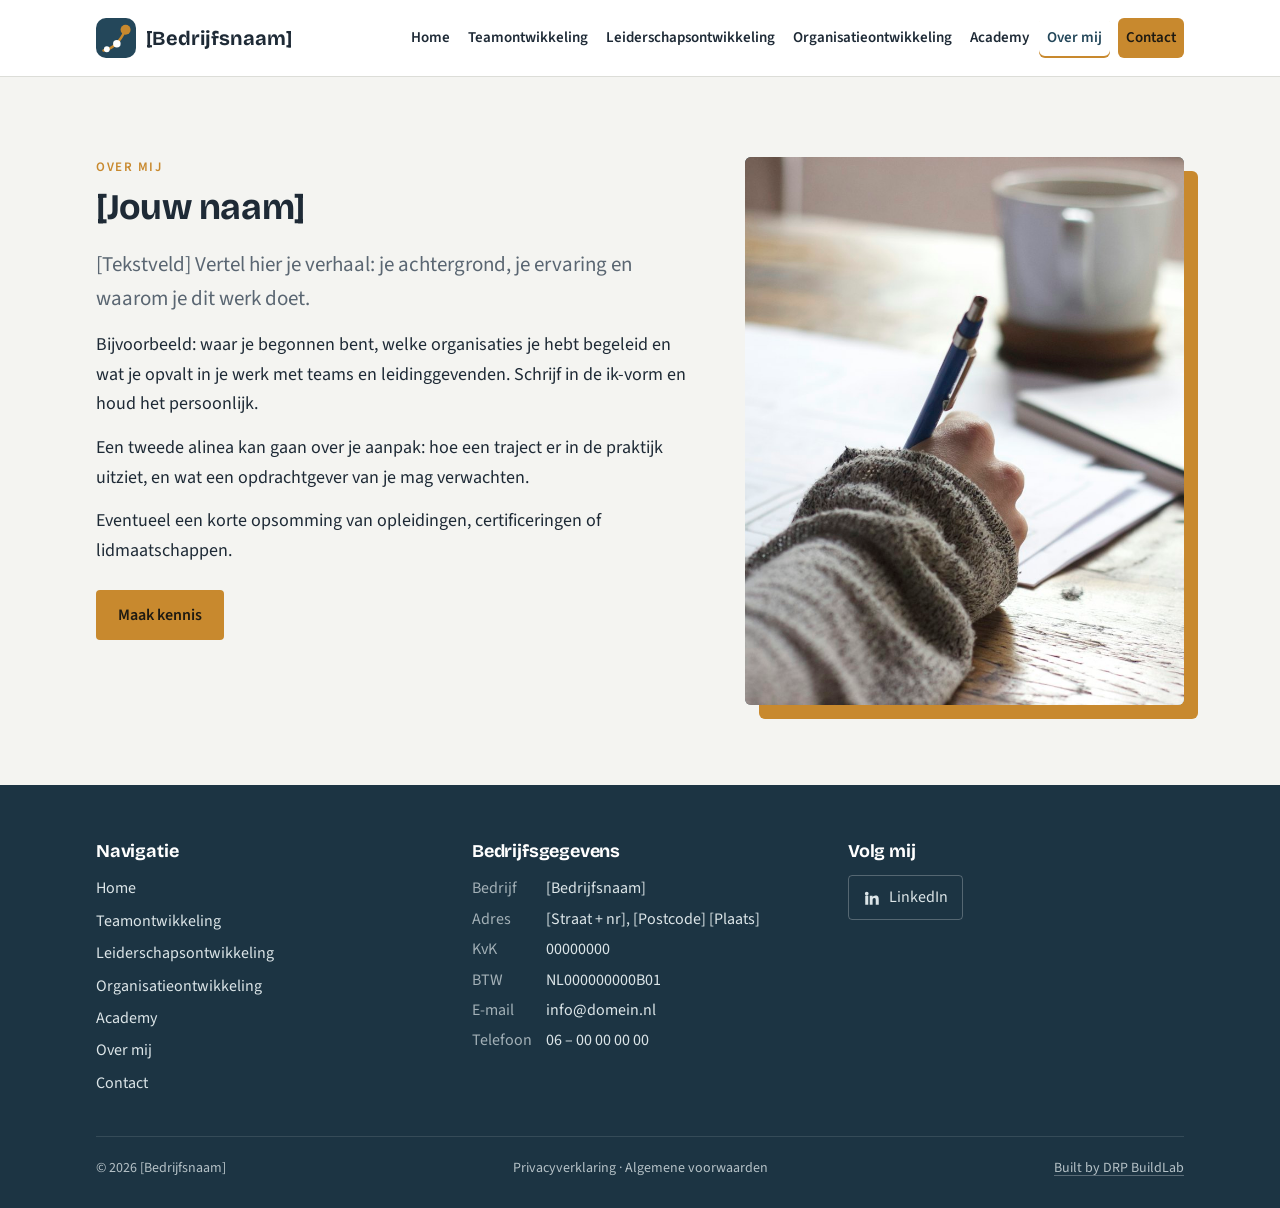
<file: over-mij.html>
<!doctype html>
<html lang="nl">
<head>
<meta charset="utf-8">
<meta name="viewport" content="width=device-width, initial-scale=1">
<title>Over mij — [Bedrijfsnaam]</title>
<meta name="description" content="Over [Jouw naam].">
<link rel="preconnect" href="https://fonts.googleapis.com">
<link rel="preconnect" href="https://fonts.gstatic.com" crossorigin>
<link rel="stylesheet" href="https://fonts.googleapis.com/css2?family=Bricolage+Grotesque:opsz,wght@12..96,500;12..96,700&family=Source+Sans+3:wght@400;600&display=swap">
<link rel="stylesheet" href="assets/css/style.css">
<link rel="icon" href="favicon.ico" sizes="any">
<link rel="icon" href="assets/img/favicon.svg" type="image/svg+xml">
<link rel="apple-touch-icon" href="assets/img/apple-touch-icon.png">
<meta name="theme-color" content="#24475A">
<script>document.documentElement.classList.add('js')</script>
</head>
<body>
<header class="site-header">
  <div class="wrap">
    <!-- Logo: beeldmerk (assets/img/logo-mark.svg) + bedrijfsnaam als tekst -->
    <a class="logo" href="index.html"><img src="assets/img/logo-mark.svg" alt="" width="40" height="40"><span>[Bedrijfsnaam]</span></a>
    <button class="menu-btn" type="button" aria-expanded="false" aria-controls="main-nav" aria-label="Menu"><span class="bars" aria-hidden="true"><span></span><span></span><span></span></span></button>
    <nav class="main-nav" id="main-nav" aria-label="Hoofdmenu">
      <ul>
        <li><a href="index.html">Home</a></li>
        <li><a href="teamontwikkeling.html">Teamontwikkeling</a></li>
        <li><a href="leiderschapsontwikkeling.html">Leiderschapsontwikkeling</a></li>
        <li><a href="organisatieontwikkeling.html">Organisatieontwikkeling</a></li>
        <li><a href="academy.html">Academy</a></li>
        <li><a href="over-mij.html" aria-current="page">Over mij</a></li>
        <li><a href="contact.html" class="cta">Contact</a></li>
      </ul>
    </nav>
  </div>
</header>

<main>

  <section>
    <div class="wrap about">
      <!-- TEKSTVELD -->
      <div class="textfield" data-reveal>
        <span class="eyebrow">Over mij</span>
        <h2>[Jouw naam]</h2>
        <p class="lead">[Tekstveld] Vertel hier je verhaal: je achtergrond, je ervaring en waarom je dit werk doet.</p>
        <p>Bijvoorbeeld: waar je begonnen bent, welke organisaties je hebt begeleid en wat je opvalt in je werk met teams en leidinggevenden. Schrijf in de ik-vorm en houd het persoonlijk.</p>
        <p>Een tweede alinea kan gaan over je aanpak: hoe een traject er in de praktijk uitziet, en wat een opdrachtgever van je mag verwachten.</p>
        <p>Eventueel een korte opsomming van opleidingen, certificeringen of lidmaatschappen.</p>
        <div class="actions"><a class="btn btn-accent" href="contact.html">Maak kennis</a></div>
      </div>
      <!-- FOTO ernaast: vervang img/over-mij.jpg door je eigen foto (staand, 4:5) -->
      <div class="photo framed" data-reveal style="--d:1"><img src="assets/img/over-mij.jpg" alt="Portret van [Jouw naam]"></div>
    </div>
  </section>
</main>

<footer class="site-footer">
  <div class="wrap">
    <div class="fcols">
      <div>
        <h3>Navigatie</h3>
        <ul>
          <li><a href="index.html">Home</a></li>
          <li><a href="teamontwikkeling.html">Teamontwikkeling</a></li>
          <li><a href="leiderschapsontwikkeling.html">Leiderschapsontwikkeling</a></li>
          <li><a href="organisatieontwikkeling.html">Organisatieontwikkeling</a></li>
          <li><a href="academy.html">Academy</a></li>
          <li><a href="over-mij.html">Over mij</a></li>
          <li><a href="contact.html">Contact</a></li>
        </ul>
      </div>
      <div>
        <h3>Bedrijfsgegevens</h3>
        <div class="kv">
          <span>Bedrijf</span><span>[Bedrijfsnaam]</span>
          <span>Adres</span><span>[Straat + nr], [Postcode] [Plaats]</span>
          <span>KvK</span><span>00000000</span>
          <span>BTW</span><span>NL000000000B01</span>
          <span>E-mail</span><span><a href="mailto:info@domein.nl">info@domein.nl</a></span>
          <span>Telefoon</span><span><a href="tel:+31600000000">06 – 00 00 00 00</a></span>
        </div>
      </div>
      <div>
        <h3>Volg mij</h3>
        <a class="li" href="https://www.linkedin.com/" target="_blank" rel="noopener">
          <svg width="18" height="18" viewBox="0 0 24 24" fill="currentColor" aria-hidden="true"><path d="M4.98 3.5a2.5 2.5 0 1 1 0 5 2.5 2.5 0 0 1 0-5zM3 9h4v12H3zM9 9h3.8v1.7h.05c.53-1 1.84-2.05 3.8-2.05C20.6 8.65 21 11.2 21 14.5V21h-4v-5.8c0-1.4-.03-3.2-1.95-3.2-1.95 0-2.25 1.5-2.25 3.1V21H9z"/></svg>
          LinkedIn
        </a>
      </div>
    </div>
    <div class="legal">
      <span>© <span id="yr">2026</span> [Bedrijfsnaam]</span>
      <span>Privacyverklaring · Algemene voorwaarden</span>
      <a class="credit" href="https://drpbuildlab.com" target="_blank" rel="noopener">Built by DRP BuildLab</a>
    </div>
  </div>
</footer>
<script src="assets/js/main.js"></script>
</body>
</html>
</file>
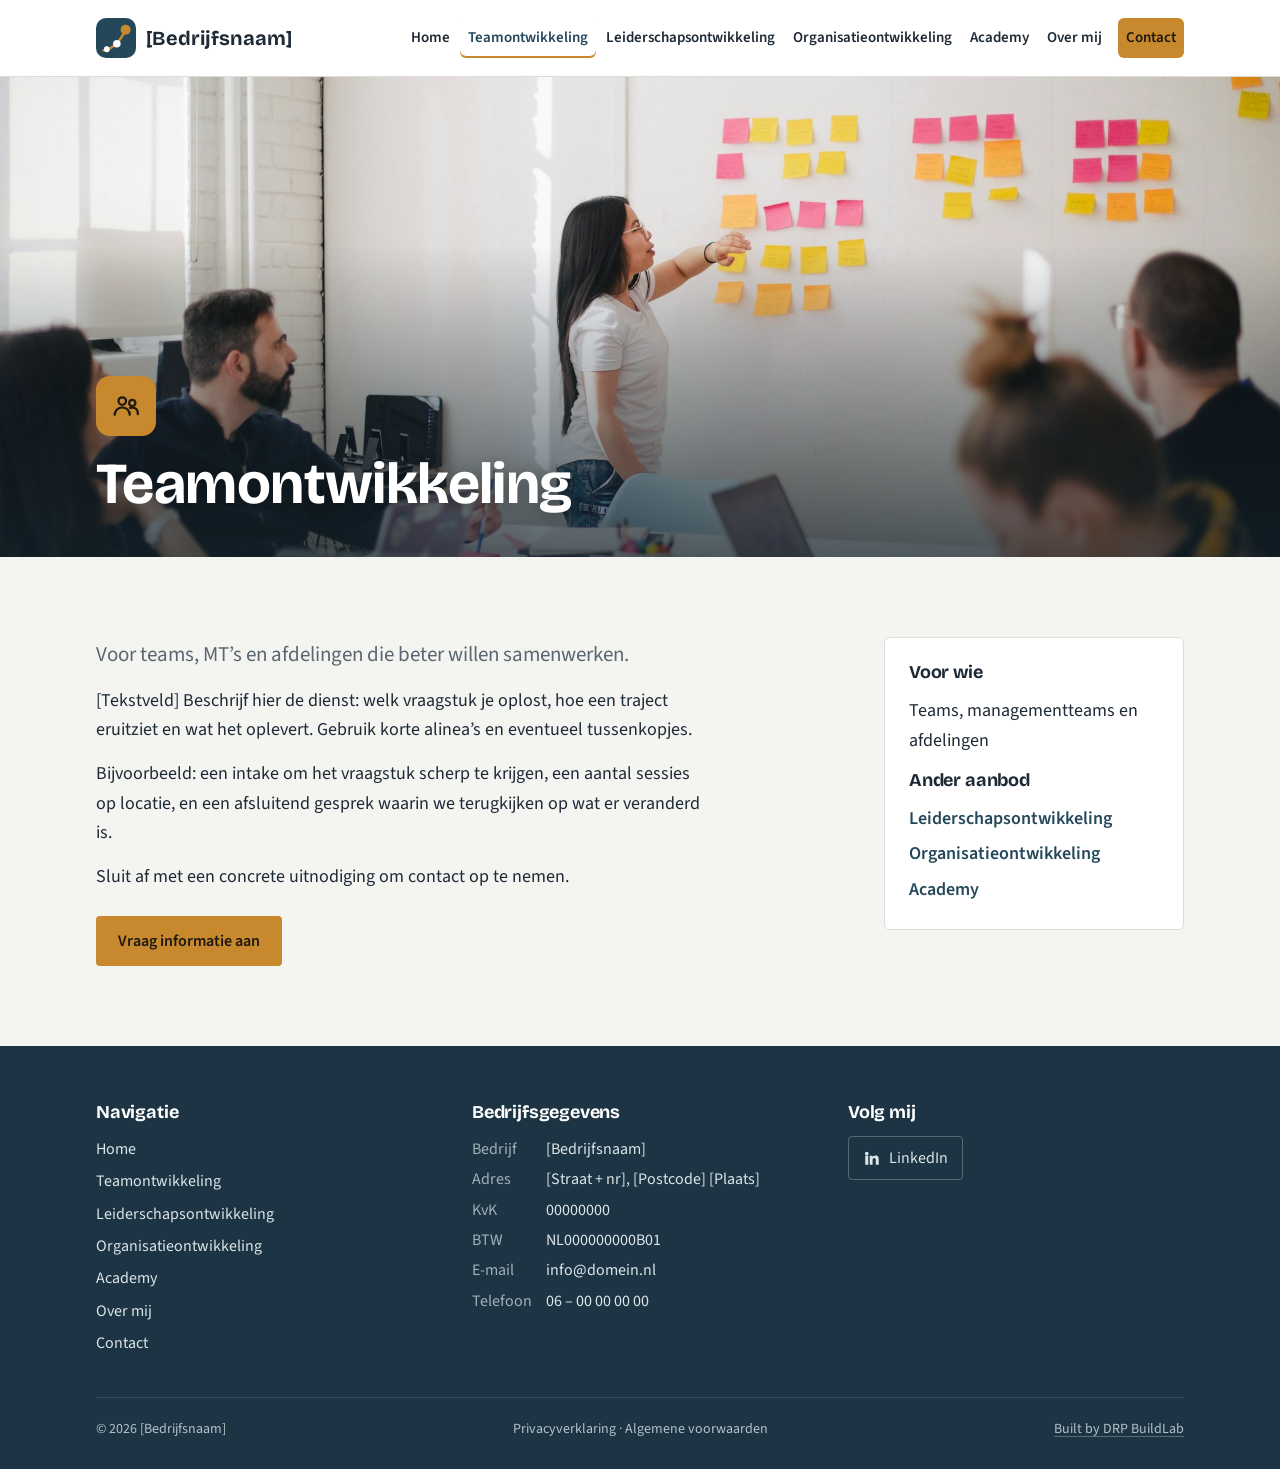
<file: teamontwikkeling.html>
<!doctype html>
<html lang="nl">
<head>
<meta charset="utf-8">
<meta name="viewport" content="width=device-width, initial-scale=1">
<title>Teamontwikkeling — [Bedrijfsnaam]</title>
<meta name="description" content="Voor teams, MT’s en afdelingen die beter willen samenwerken.">
<link rel="preconnect" href="https://fonts.googleapis.com">
<link rel="preconnect" href="https://fonts.gstatic.com" crossorigin>
<link rel="stylesheet" href="https://fonts.googleapis.com/css2?family=Bricolage+Grotesque:opsz,wght@12..96,500;12..96,700&family=Source+Sans+3:wght@400;600&display=swap">
<link rel="stylesheet" href="assets/css/style.css">
<link rel="icon" href="favicon.ico" sizes="any">
<link rel="icon" href="assets/img/favicon.svg" type="image/svg+xml">
<link rel="apple-touch-icon" href="assets/img/apple-touch-icon.png">
<meta name="theme-color" content="#24475A">
<script>document.documentElement.classList.add('js')</script>
</head>
<body>
<header class="site-header">
  <div class="wrap">
    <!-- Logo: beeldmerk (assets/img/logo-mark.svg) + bedrijfsnaam als tekst -->
    <a class="logo" href="index.html"><img src="assets/img/logo-mark.svg" alt="" width="40" height="40"><span>[Bedrijfsnaam]</span></a>
    <button class="menu-btn" type="button" aria-expanded="false" aria-controls="main-nav" aria-label="Menu"><span class="bars" aria-hidden="true"><span></span><span></span><span></span></span></button>
    <nav class="main-nav" id="main-nav" aria-label="Hoofdmenu">
      <ul>
        <li><a href="index.html">Home</a></li>
        <li><a href="teamontwikkeling.html" aria-current="page">Teamontwikkeling</a></li>
        <li><a href="leiderschapsontwikkeling.html">Leiderschapsontwikkeling</a></li>
        <li><a href="organisatieontwikkeling.html">Organisatieontwikkeling</a></li>
        <li><a href="academy.html">Academy</a></li>
        <li><a href="over-mij.html">Over mij</a></li>
        <li><a href="contact.html" class="cta">Contact</a></li>
      </ul>
    </nav>
  </div>
</header>

<main>

  <!-- FOTO -->
  <div class="photo svc-hero">
    <img src="assets/img/teamontwikkeling.jpg" alt="[Beschrijving van de foto]">
    <div class="wrap rise"><span class="svc-icon"><svg viewBox="0 0 24 24" aria-hidden="true"><circle cx="9" cy="8" r="3"/><circle cx="17" cy="9.5" r="2.5"/><path d="M3 19c0-3.3 2.7-6 6-6s6 2.7 6 6"/><path d="M15.2 13.5c.6-.2 1.2-.2 1.8-.2 2.8 0 4.5 2 4.5 5.2"/></svg></span><h1>Team&shy;ontwikkeling</h1></div>
  </div>

  <!-- TEKSTVELD -->
  <section>
    <div class="wrap svc-body">
      <div class="textfield" data-reveal>
        <p class="lead">Voor teams, MT’s en afdelingen die beter willen samenwerken.</p>
        <p>[Tekstveld] Beschrijf hier de dienst: welk vraagstuk je oplost, hoe een traject eruitziet en wat het oplevert. Gebruik korte alinea’s en eventueel tussenkopjes.</p>
        <p>Bijvoorbeeld: een intake om het vraagstuk scherp te krijgen, een aantal sessies op locatie, en een afsluitend gesprek waarin we terugkijken op wat er veranderd is.</p>
        <p>Sluit af met een concrete uitnodiging om contact op te nemen.</p>
        <div class="actions"><a class="btn btn-accent" href="contact.html">Vraag informatie aan</a></div>
      </div>
      <aside class="side" data-reveal style="--d:1">
        <h3>Voor wie</h3>
        <p>Teams, managementteams en afdelingen</p>
        <h3>Ander aanbod</h3>
        <ul>
          <li><a href="leiderschapsontwikkeling.html">Leiderschapsontwikkeling</a></li>
          <li><a href="organisatieontwikkeling.html">Organisatieontwikkeling</a></li>
          <li><a href="academy.html">Academy</a></li>
        </ul>
      </aside>
    </div>
  </section>
</main>

<footer class="site-footer">
  <div class="wrap">
    <div class="fcols">
      <div>
        <h3>Navigatie</h3>
        <ul>
          <li><a href="index.html">Home</a></li>
          <li><a href="teamontwikkeling.html">Teamontwikkeling</a></li>
          <li><a href="leiderschapsontwikkeling.html">Leiderschapsontwikkeling</a></li>
          <li><a href="organisatieontwikkeling.html">Organisatieontwikkeling</a></li>
          <li><a href="academy.html">Academy</a></li>
          <li><a href="over-mij.html">Over mij</a></li>
          <li><a href="contact.html">Contact</a></li>
        </ul>
      </div>
      <div>
        <h3>Bedrijfsgegevens</h3>
        <div class="kv">
          <span>Bedrijf</span><span>[Bedrijfsnaam]</span>
          <span>Adres</span><span>[Straat + nr], [Postcode] [Plaats]</span>
          <span>KvK</span><span>00000000</span>
          <span>BTW</span><span>NL000000000B01</span>
          <span>E-mail</span><span><a href="mailto:info@domein.nl">info@domein.nl</a></span>
          <span>Telefoon</span><span><a href="tel:+31600000000">06 – 00 00 00 00</a></span>
        </div>
      </div>
      <div>
        <h3>Volg mij</h3>
        <a class="li" href="https://www.linkedin.com/" target="_blank" rel="noopener">
          <svg width="18" height="18" viewBox="0 0 24 24" fill="currentColor" aria-hidden="true"><path d="M4.98 3.5a2.5 2.5 0 1 1 0 5 2.5 2.5 0 0 1 0-5zM3 9h4v12H3zM9 9h3.8v1.7h.05c.53-1 1.84-2.05 3.8-2.05C20.6 8.65 21 11.2 21 14.5V21h-4v-5.8c0-1.4-.03-3.2-1.95-3.2-1.95 0-2.25 1.5-2.25 3.1V21H9z"/></svg>
          LinkedIn
        </a>
      </div>
    </div>
    <div class="legal">
      <span>© <span id="yr">2026</span> [Bedrijfsnaam]</span>
      <span>Privacyverklaring · Algemene voorwaarden</span>
      <a class="credit" href="https://drpbuildlab.com" target="_blank" rel="noopener">Built by DRP BuildLab</a>
    </div>
  </div>
</footer>
<script src="assets/js/main.js"></script>
</body>
</html>
</file>
<file: assets/css/style.css>
/* ==========================================================
   Huisstijl — pas hier kleuren en lettertypes aan
   ========================================================== */
:root{
  --bg:#F4F4F1; --surface:#FFFFFF; --ink:#1E2A36; --muted:#5A6672;
  --brand:#24475A; --accent:#C8892E; --accent-ink:#1E1A12;
  --line:#DCDDD8; --footer:#1C3443; --footer-ink:#DCE5E8;
  --error:#B3261E; --ok:#2E6B47;
  --display:"Bricolage Grotesque","Segoe UI",system-ui,sans-serif;
  --body:"Source Sans 3","Segoe UI",system-ui,sans-serif;
  --wrap:1120px; --text:68ch;
}
*{box-sizing:border-box}
html{scroll-behavior:smooth}
body{margin:0;background:var(--bg);color:var(--ink);font-family:var(--body);font-size:18px;line-height:1.65}
img{max-width:100%;display:block}
h1,h2,h3{font-family:var(--display);line-height:1.12;text-wrap:balance;margin:0;font-weight:700;letter-spacing:-.01em;overflow-wrap:break-word;hyphens:manual}
p{margin:0}
a{color:var(--brand)}
:focus-visible{outline:3px solid var(--accent);outline-offset:3px}
.wrap{max-width:var(--wrap);margin-inline:auto;padding-inline:max(16px,env(safe-area-inset-left,0px))}

/* Header */
.site-header{position:sticky;top:0;z-index:50;background:var(--surface);border-bottom:1px solid var(--line)}
.site-header .wrap{display:flex;align-items:center;justify-content:space-between;gap:24px;min-height:76px;position:relative}
.logo{display:flex;align-items:center;gap:10px;text-decoration:none;color:var(--ink);font-family:var(--display);font-weight:700;font-size:20px;white-space:nowrap}
.logo img{height:40px;width:auto}
.main-nav ul{list-style:none;margin:0;padding:0;display:flex;gap:2px;align-items:center}
.main-nav a{display:block;white-space:nowrap;padding:8px;border-radius:6px;text-decoration:none;color:var(--ink);font-size:15px;font-weight:600}
.main-nav a:hover{background:var(--bg)}
.main-nav a[aria-current="page"]{color:var(--brand);box-shadow:inset 0 -2px 0 var(--accent)}
.main-nav a.cta{background:var(--accent);color:var(--accent-ink);margin-left:6px}
/* Hamburgerknop: drie streepjes die een kruis worden als het menu open is */
.menu-btn{display:none;flex:none;width:46px;height:46px;padding:0;place-items:center;background:none;border:1px solid var(--line);border-radius:8px;color:var(--ink);cursor:pointer;transition:background-color .2s,border-color .2s}
.menu-btn:hover{background:var(--bg)}
.menu-btn[aria-expanded="true"]{border-color:var(--brand)}
.bars{position:relative;display:block;width:22px;height:16px}
.bars span{position:absolute;left:0;width:100%;height:2px;border-radius:2px;background:currentColor;transition:transform .3s cubic-bezier(.2,.7,.2,1),opacity .2s,top .3s cubic-bezier(.2,.7,.2,1)}
.bars span:nth-child(1){top:0}
.bars span:nth-child(2){top:7px}
.bars span:nth-child(3){top:14px}
.menu-btn[aria-expanded="true"] .bars span:nth-child(1){top:7px;transform:rotate(45deg)}
.menu-btn[aria-expanded="true"] .bars span:nth-child(2){opacity:0;transform:scaleX(.2)}
.menu-btn[aria-expanded="true"] .bars span:nth-child(3){top:7px;transform:rotate(-45deg)}
@media (max-width:1180px){
  .menu-btn{display:grid}
  .main-nav{position:absolute;left:0;right:0;top:100%;background:var(--surface);border-bottom:1px solid var(--line);box-shadow:0 18px 40px rgba(30,42,54,.14);max-height:calc(100vh - 76px);max-height:calc(100dvh - 76px);overflow-y:auto;
    visibility:hidden;opacity:0;transform:translateY(-8px);transition:opacity .25s,transform .3s cubic-bezier(.2,.7,.2,1),visibility 0s .3s}
  .main-nav.open{visibility:visible;opacity:1;transform:none;transition:opacity .25s,transform .3s cubic-bezier(.2,.7,.2,1),visibility 0s}
  .main-nav ul{flex-direction:column;align-items:stretch;gap:2px;max-width:var(--wrap);margin-inline:auto;padding:10px max(16px,env(safe-area-inset-left,0px)) 20px}
  .main-nav a{padding:13px 14px;font-size:17px;white-space:normal}
  .main-nav a[aria-current="page"]{box-shadow:inset 3px 0 0 var(--accent);background:var(--bg)}
  .main-nav a.cta{margin:10px 0 0;padding:14px;text-align:center}
  /* Donkere laag achter het open menu; klikken erop sluit het menu */
  body.menu-open::after{content:"";position:fixed;inset:0;z-index:40;background:rgba(30,42,54,.38);animation:fade .25s both}
}
/* Tablet: compact paneel onder de knop in plaats van over de volle breedte */
@media (min-width:700px) and (max-width:1180px){
  .main-nav{left:auto;right:16px;width:340px;border:1px solid var(--line);border-top:0;border-radius:0 0 10px 10px}
  .main-nav ul{padding:10px 14px 16px}
}
@keyframes fade{from{opacity:0}}

/* Foto's */
.photo{position:relative;overflow:hidden;background:linear-gradient(135deg,#3B5C6E,#8FA3A6)}
.photo > img{position:absolute;inset:0;width:100%;height:100%;object-fit:cover}

/* Hero homepage */
.hero{min-height:clamp(380px,58vw,600px);display:flex;align-items:flex-end}
.hero .wrap{position:relative;z-index:1;width:100%;padding-block:56px 72px}
.hero .panel{max-width:620px;background:rgba(36,71,90,.9);color:#fff;padding:36px;border-radius:4px}
.hero h1{font-size:clamp(32px,4.6vw,52px)}
.hero p{margin-top:14px;font-size:19px}
.actions{display:flex;flex-wrap:wrap;gap:12px;margin-top:24px}

.btn{display:inline-block;font:600 16px var(--body);text-decoration:none;padding:12px 20px;border-radius:4px;border:2px solid transparent;cursor:pointer}
.btn-accent{background:var(--accent);color:var(--accent-ink)}
.btn-accent:hover{filter:brightness(1.06)}
.btn-ghost{border-color:#fff;color:#fff}
.btn-ghost:hover{background:rgba(255,255,255,.12)}

/* Tekstvelden */
section{padding-block:80px}
.textfield{max-width:var(--text)}
.textfield.center{margin-inline:auto;text-align:center}
.textfield h2{font-size:clamp(26px,3vw,36px);margin-bottom:18px}
.textfield p+p{margin-top:14px}
.lead{font-size:21px;color:var(--muted)}
.eyebrow{display:block;font-size:13px;font-weight:600;letter-spacing:.12em;text-transform:uppercase;color:var(--accent);margin-bottom:10px}

/* Aanbod */
.aanbod{background:var(--surface);border-block:1px solid var(--line)}
.aanbod h2{font-size:clamp(28px,3.4vw,40px);margin-bottom:36px}
.grid4{display:grid;grid-template-columns:repeat(4,minmax(0,1fr));gap:20px}
@media (max-width:980px){.grid4{grid-template-columns:repeat(2,minmax(0,1fr))}}
@media (max-width:560px){.grid4{grid-template-columns:1fr}}
.tile{display:flex;flex-direction:column;text-decoration:none;color:var(--ink);background:var(--bg);border:1px solid var(--line);border-radius:6px;overflow:hidden;transition:transform .2s,border-color .2s}
.tile:hover{transform:translateY(-3px);border-color:var(--brand)}
.tile .photo{aspect-ratio:4/3}
.tile .body{padding:20px;display:flex;flex-direction:column;gap:8px;flex:1}
.tile h3{font-size:21px}
.tile p{font-size:16px;color:var(--muted);flex:1}
.tile .more{font-weight:600;color:var(--brand);font-size:15px}
.tile .more::after{content:" →"}

/* Band */
.band{background:var(--brand);color:#fff;text-align:center}
.band p{font-family:var(--display);font-weight:500;font-size:clamp(22px,2.6vw,30px);line-height:1.35;max-width:30ch;margin-inline:auto}
.band .actions{justify-content:center;margin-top:28px}

/* Dienstpagina's */
.svc-hero{min-height:clamp(300px,42vw,480px);display:flex;align-items:flex-end}
.svc-hero .wrap{position:relative;z-index:1;width:100%;padding-block:40px}
.svc-hero h1{color:#fff;font-size:clamp(34px,5vw,58px);text-shadow:0 2px 18px rgba(0,0,0,.3)}
.svc-body{display:grid;grid-template-columns:minmax(0,1fr) 300px;gap:56px;align-items:start}
@media (max-width:860px){.svc-body{grid-template-columns:1fr}}
.side{background:var(--surface);border:1px solid var(--line);border-radius:6px;padding:24px;display:flex;flex-direction:column;gap:14px}
.side h3{font-size:18px}
.side ul{list-style:none;padding:0;margin:0;display:flex;flex-direction:column;gap:6px}
.side a{text-decoration:none;font-weight:600}
.side a:hover{text-decoration:underline}

/* Over mij: tekst + foto ernaast */
.about{display:grid;grid-template-columns:minmax(0,1.15fr) minmax(0,.85fr);gap:56px;align-items:start}
@media (max-width:860px){.about{grid-template-columns:1fr}}
.about .photo{aspect-ratio:4/5;border-radius:6px}

/* Contact */
.contact{display:grid;grid-template-columns:minmax(0,1fr) minmax(0,1.3fr);gap:56px;align-items:start}
@media (max-width:860px){.contact{grid-template-columns:1fr}}
.details{display:grid;grid-template-columns:auto 1fr;gap:6px 18px;margin-top:22px;font-size:17px}
.details dt{color:var(--muted)}
.details dd{margin:0}
.form-card{background:var(--surface);border:1px solid var(--line);border-radius:6px;padding:32px}
.contact-form{display:grid;gap:18px}
.contact-form .row2{display:grid;grid-template-columns:1fr 1fr;gap:18px}
@media (max-width:560px){.contact-form .row2{grid-template-columns:1fr}.form-card{padding:22px}}
.field label{display:block;font-weight:600;font-size:15px;margin-bottom:6px}
.req{color:var(--accent)}
.field input,.field select,.field textarea{width:100%;font:inherit;font-size:17px;color:var(--ink);background:var(--bg);border:1px solid var(--line);border-radius:4px;padding:11px 12px}
.field input:focus,.field select:focus,.field textarea:focus{outline:2px solid var(--brand);border-color:var(--brand)}
.field textarea{min-height:150px;resize:vertical}
.field.invalid input,.field.invalid textarea{border-color:var(--error)}
.error-msg{display:block;color:var(--error);font-size:14px;margin-top:4px}
.consent label{display:flex;gap:10px;align-items:flex-start;font-size:15px}
.consent input{margin-top:5px;width:18px;height:18px;accent-color:var(--brand)}
.contact-form button{justify-self:start;border:0}
.form-status{border:2px solid var(--line);border-radius:4px;padding:10px 14px;font-size:15px}
.form-status.error{border-color:var(--error)}
.form-status.ok{border-color:var(--ok)}
.hp{position:absolute;left:-9999px}

/* Footer */
.site-footer{background:var(--footer);color:var(--footer-ink);font-size:16px}
.site-footer .wrap{padding-block:56px 28px}
.fcols{display:grid;grid-template-columns:repeat(3,minmax(0,1fr));gap:40px}
@media (max-width:760px){.fcols{grid-template-columns:1fr}}
.site-footer h3{font-size:18px;color:#fff;margin-bottom:14px}
.site-footer ul{list-style:none;padding:0;margin:0;display:flex;flex-direction:column;gap:6px}
.site-footer a{color:var(--footer-ink);text-decoration:none}
.site-footer a:hover{color:#fff;text-decoration:underline}
.kv{display:grid;grid-template-columns:auto 1fr;gap:4px 14px}
.kv span:nth-child(odd){opacity:.7}
.legal{border-top:1px solid rgba(255,255,255,.14);margin-top:40px;padding-top:20px;font-size:14px;opacity:.8;display:flex;justify-content:space-between;gap:16px;flex-wrap:wrap}
.legal .credit{text-decoration:underline;text-decoration-color:rgba(255,255,255,.35);text-underline-offset:3px}
.legal .credit:hover{color:#fff;text-decoration-color:currentColor}
.li{display:inline-flex;align-items:center;gap:8px;border:1px solid rgba(255,255,255,.25);border-radius:4px;padding:8px 14px}

/* ==========================================================
   Beweging & illustraties
   ========================================================== */
/* Header: logo en schaduw bij scrollen */
.site-header{transition:box-shadow .25s}
.site-header.scrolled{box-shadow:0 6px 24px rgba(30,42,54,.08)}
.logo img{transition:transform .35s cubic-bezier(.3,1.6,.5,1)}
.logo:hover img{transform:rotate(-8deg) scale(1.06)}

/* Knoppen */
.btn{transition:transform .2s,box-shadow .2s,background-color .2s,filter .2s}
.btn:hover{transform:translateY(-2px)}
.btn-accent:hover{box-shadow:0 8px 20px rgba(200,137,46,.35)}

/* Foto's: langzaam inzoomen bij laden */
.hero > img,.svc-hero > img{animation:kenburns 14s ease-out both}
@keyframes kenburns{from{transform:scale(1.12)}to{transform:scale(1)}}
.svc-hero::after{content:"";position:absolute;inset:0;background:linear-gradient(to top,rgba(20,35,45,.7),rgba(20,35,45,0) 65%)}

/* Tekstvak/kop komt omhoog bij laden */
.rise{animation:rise .9s .25s cubic-bezier(.2,.7,.2,1) both}
@keyframes rise{from{opacity:0;transform:translateY(28px)}}

/* Hero: decoratieve lijnen die zichzelf tekenen */
.hero-deco{position:absolute;z-index:1;right:max(2vw,calc(50% - 600px));top:50%;width:clamp(240px,30vw,400px);translate:0 -55%;pointer-events:none}
.hero-deco circle,.hero-deco path{fill:none;stroke:rgba(255,255,255,.55);stroke-width:2;stroke-dasharray:1;animation:draw 2.2s .6s ease-out both}
.hero-deco circle+circle{animation-delay:.9s;stroke:rgba(255,255,255,.3)}
.hero-deco path{stroke:var(--accent);stroke-width:4;stroke-linecap:round;animation-delay:1.3s}
.hero-deco .dot{fill:var(--accent);stroke:none;stroke-dasharray:none;transform-box:fill-box;transform-origin:center;animation:pop .6s 2.6s cubic-bezier(.3,1.6,.5,1) both,pulse 3s 3.4s ease-in-out infinite}
@keyframes draw{from{stroke-dashoffset:1}to{stroke-dashoffset:0}}
@keyframes pop{from{transform:scale(0)}}
@keyframes pulse{50%{transform:scale(1.18)}}
@media (max-width:760px){.hero-deco{display:none}}

/* Illustratie boven tekstveld 1 (beeldmerk als lijntekening) */
.motif{display:block;width:min(240px,70%);margin:0 auto 28px;overflow:visible}
.motif path{fill:none;stroke:var(--accent);stroke-width:3;stroke-linecap:round;stroke-dasharray:1}
.motif circle{fill:var(--brand);transform-box:fill-box;transform-origin:center}
.motif .accent{fill:var(--accent)}
.js .motif path{stroke-dashoffset:1;transition:stroke-dashoffset 1.6s .2s ease-out}
.js .motif circle{transform:scale(0);transition:transform .5s cubic-bezier(.3,1.6,.5,1)}
.js .motif circle:nth-of-type(1){transition-delay:.3s}
.js .motif circle:nth-of-type(2){transition-delay:.7s}
.js .motif circle:nth-of-type(3){transition-delay:1.1s}
.js .motif circle:nth-of-type(4){transition-delay:1.5s}
.in .motif path{stroke-dashoffset:0}
.in .motif circle{transform:none}

/* Aanbod: icoon op tegel, foto zoomt bij hover */
.tile{transition:transform .25s,border-color .25s,box-shadow .25s}
.tile:hover{box-shadow:0 14px 32px rgba(30,42,54,.12)}
.tile .photo img{transition:transform .6s cubic-bezier(.2,.7,.2,1)}
.tile:hover .photo img{transform:scale(1.07)}
.tile-icon{position:relative;z-index:1;display:grid;place-items:center;width:56px;height:56px;margin:-48px 0 4px;border-radius:50%;background:var(--brand);color:#fff;border:4px solid var(--bg);transition:background-color .25s,color .25s,transform .35s cubic-bezier(.3,1.6,.5,1)}
.tile:hover .tile-icon{background:var(--accent);color:var(--accent-ink);transform:rotate(-8deg) scale(1.08)}
.tile-icon svg,.svc-icon svg{width:26px;height:26px;fill:none;stroke:currentColor;stroke-width:1.8;stroke-linecap:round;stroke-linejoin:round}
.tile .more::after{display:inline-block;transition:transform .25s}
.tile:hover .more::after{transform:translateX(5px)}

/* Dienstpagina's: icoon boven de titel */
.svc-icon{display:inline-grid;place-items:center;width:60px;height:60px;margin-bottom:16px;border-radius:14px;background:var(--accent);color:var(--accent-ink)}
.svc-icon svg{width:30px;height:30px}

/* Band: zwevende cirkels op de achtergrond */
.band{position:relative;overflow:hidden}
.band .wrap{position:relative;z-index:1}
.band::before,.band::after{content:"";position:absolute;border-radius:50%;pointer-events:none}
.band::before{width:420px;height:420px;left:-140px;top:-180px;border:2px solid rgba(255,255,255,.12);animation:drift 16s ease-in-out infinite alternate}
.band::after{width:260px;height:260px;right:-60px;bottom:-120px;background:radial-gradient(circle,rgba(200,137,46,.35),rgba(200,137,46,0) 70%);animation:drift 12s ease-in-out infinite alternate-reverse}
@keyframes drift{to{transform:translate(40px,30px) scale(1.08)}}

/* Over mij: accentkader achter de foto */
.about .photo.framed{box-shadow:14px 14px 0 var(--accent)}
.about .photo.framed img{transition:transform .8s cubic-bezier(.2,.7,.2,1)}
.about .photo.framed:hover img{transform:scale(1.04)}

/* Contact: tekstballonnen */
.chat-illu{display:block;width:100%;max-width:320px;margin-top:36px;overflow:visible}
.chat-illu .b1{fill:var(--brand);animation:bob 5s ease-in-out infinite}
.chat-illu .l{fill:none;stroke:rgba(255,255,255,.55);stroke-width:7;stroke-linecap:round;animation:bob 5s ease-in-out infinite}
.chat-illu .b2{fill:var(--accent);animation:bob 5s -2.5s ease-in-out infinite}
.chat-illu .t{fill:var(--accent-ink);animation:bob 5s -2.5s ease-in-out infinite,typing 1.4s ease-in-out infinite}
.chat-illu .t:nth-of-type(2){animation-delay:-2.5s,.2s}
.chat-illu .t:nth-of-type(3){animation-delay:-2.5s,.4s}
@keyframes bob{50%{transform:translateY(-6px)}}
@keyframes typing{0%,60%,100%{opacity:.25}30%{opacity:1}}

/* Verschijnen bij scrollen (js/main.js zet .in) */
.js [data-reveal]{opacity:0;transform:translateY(28px);transition:opacity .7s ease,transform .8s cubic-bezier(.2,.7,.2,1);transition-delay:calc(var(--d,0) * 120ms)}
.js [data-reveal].in{opacity:1;transform:none}

@media (prefers-reduced-motion:reduce){
  html{scroll-behavior:auto}
  *,*::before,*::after{animation:none!important;transition:none!important}
  .js [data-reveal]{opacity:1;transform:none}
  .js .motif path{stroke-dashoffset:0}
  .js .motif circle{transform:none}
}
</file>
